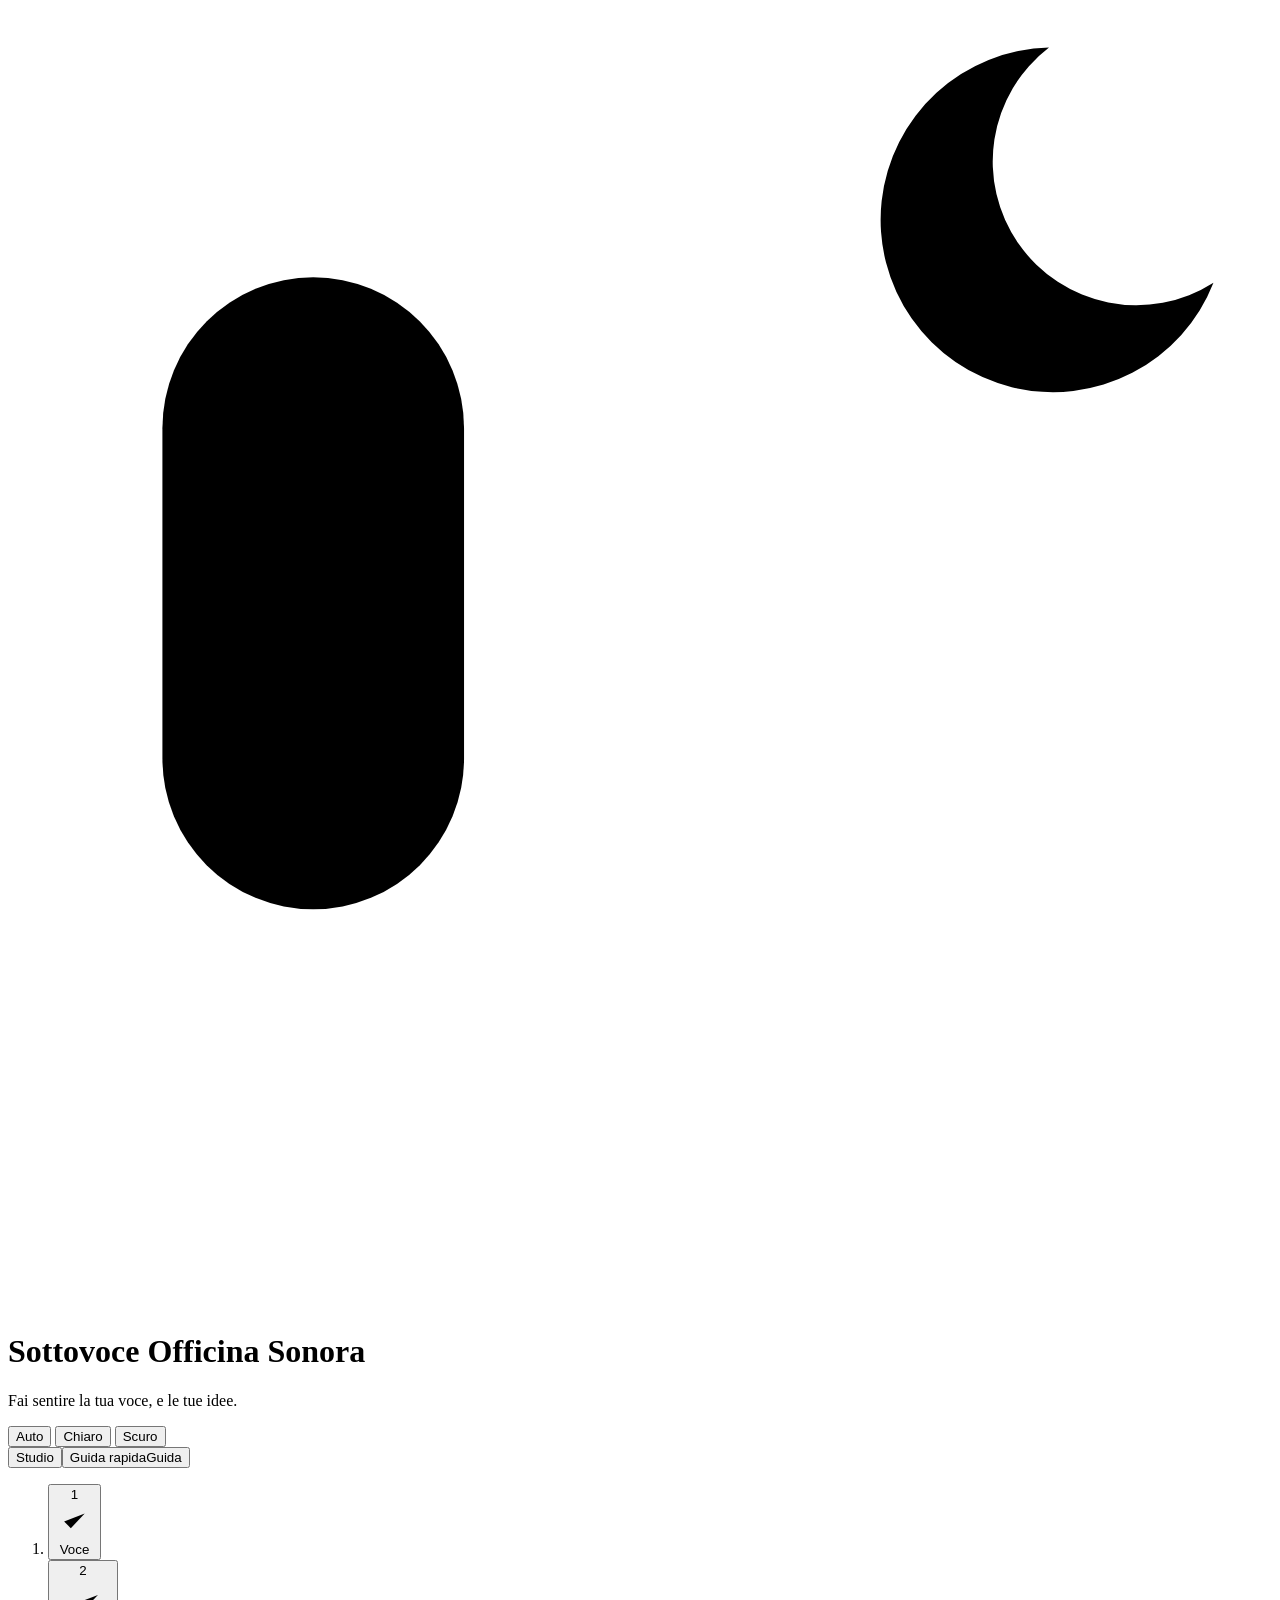
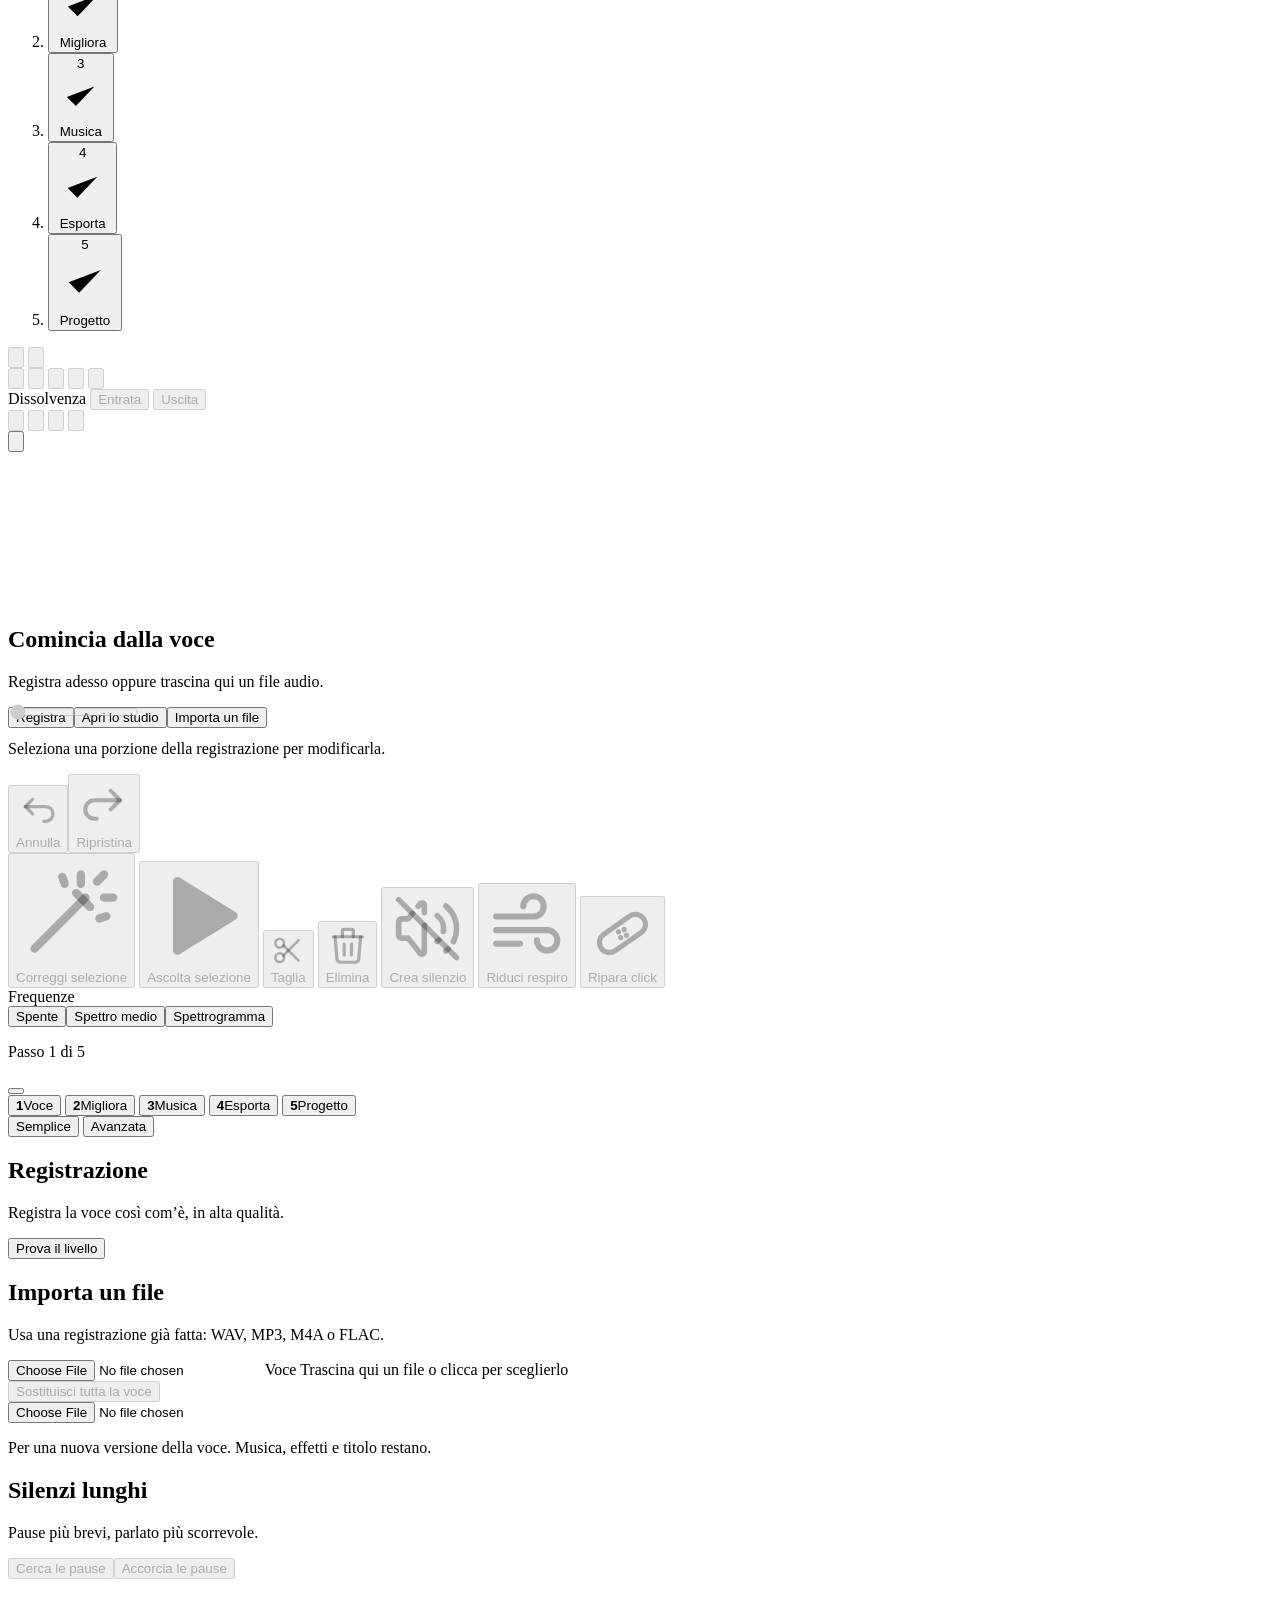
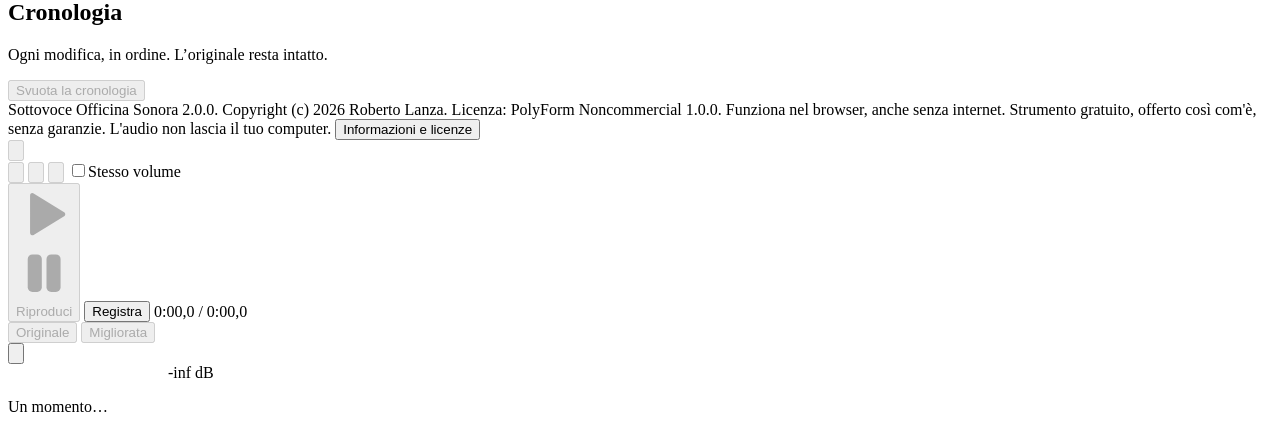
<file: src/index.html>
<!DOCTYPE html>
<html lang="it">
<head>
<meta charset="utf-8">
<meta name="viewport" content="width=device-width, initial-scale=1, viewport-fit=cover">
<title>Sottovoce Officina Sonora. Fai sentire la tua voce, e le tue idee.</title>
<link rel="icon" type="image/svg+xml" href="[data-uri]">
<meta name="author" content="Roberto Lanza">
<meta name="copyright" content="Copyright (c) 2026 Roberto Lanza. Licenza: PolyForm Noncommercial 1.0.0.">
<!--
  Sottovoce Officina Sonora: registra, monta e migliora la voce, con musica ed effetti.
  Ideato da Roberto Lanza. Copyright (c) 2026 Roberto Lanza. Licenza: PolyForm Noncommercial 1.0.0.
  Libero per uso personale, didattico e senza scopo di lucro; non è consentito l’uso commerciale. Fa fede il testo ufficiale
  della licenza, in inglese, nel blocco id="lic-polyform" e su https://polyformproject.org/licenses/noncommercial/1.0.0
  Componenti di terze parti, inclusi senza modifiche in blocchi separati:
  RNNoise (BSD-3-Clause) compilato in WebAssembly da @jitsi/rnnoise-wasm (Apache-2.0);
  lamejs 1.2.1 (LGPL-3.0), porting JavaScript di LAME. Vedi "Informazioni e licenze" nell’applicazione.
-->
<style>@@include css/caratteri.css@@@@include css/app.css@@</style>
</head>
<body>
<div class="app simple" id="app">
  <header class="masthead">
    <div class="brand">
      <svg class="logo" viewBox="84 72 352 362" aria-hidden="true" focusable="false"><g transform="translate(-21 39)">
  <rect x="148" y="108" width="84" height="176" rx="42" fill="var(--logo-a)"/>
  <path d="M124 226A66 66 0 0 0 256 226" fill="none" stroke="var(--logo-b)" stroke-width="28" stroke-linecap="round"/>
  <path d="M190 292V364M138 376H242" fill="none" stroke="var(--logo-b)" stroke-width="28" stroke-linecap="round"/>
  <path d="M283.5 141.0A108 108 0 0 1 283.5 249.0" fill="none" stroke="var(--logo-a)" stroke-width="28" stroke-linecap="round"/>
  <path d="M346.5 161.7A160 160 0 0 1 346.5 228.3" fill="none" stroke="var(--logo-a)" stroke-width="28" stroke-linecap="round"/>
  <path d="M394.9 44.0A48 48 0 1 0 440.7 109.5A40 40 0 0 1 394.9 44.0Z" fill="var(--logo-b)"/>
  </g></svg>
      <div>
        <h1>Sottovoce Officina Sonora</h1>
        <p class="slogan">Fai sentire la tua voce, e le tue idee.</p>
      </div>
    </div>
    <div class="look" aria-label="Aspetto dell’interfaccia">
      <p class="projbar" id="projBar" role="status" hidden><span id="projName"></span><span class="dirty" id="dirtyFlag" hidden>modifiche non salvate</span><button type="button" class="fileflag" id="fileFlag" hidden></button></p>
      <div class="tgroup" role="group" aria-label="Tema">
        <button class="tseg" data-theme-btn="auto" aria-pressed="true">Auto</button>
        <button class="tseg" data-theme-btn="light" aria-pressed="false">Chiaro</button>
        <button class="tseg" data-theme-btn="dark" aria-pressed="false">Scuro</button>
      </div>
      <button class="btn small studio-btn" id="btnStudio" type="button"><span class="recdot" aria-hidden="true"></span>Studio</button><button class="btn small" id="btnGuide" aria-label="Guida rapida"><span class="g-long">Guida rapida</span><span class="g-short" aria-hidden="true">Guida</span></button>
    </div>
  </header>

  <!-- barra del percorso: sempre visibile in alto, dice dove sei, cosa hai fatto e cosa viene dopo -->
  <nav class="stepper" id="stepper" aria-label="Percorso di lavoro">
    <ol>
      <li class="st" data-step="voce" data-state="upcoming"><button class="st-btn" type="button" data-go="rec"><span class="st-dot"><span class="st-n">1</span><svg class="st-chk" viewBox="0 0 16 16" aria-hidden="true"><path d="M3.5 8.4l2.9 2.9 6-6.3"/></svg></span><span class="st-l">Voce</span></button><span class="st-line" aria-hidden="true"><i></i></span></li>
      <li class="st" data-step="migliora" data-state="upcoming"><button class="st-btn" type="button" data-go="improve"><span class="st-dot"><span class="st-n">2</span><svg class="st-chk" viewBox="0 0 16 16" aria-hidden="true"><path d="M3.5 8.4l2.9 2.9 6-6.3"/></svg></span><span class="st-l">Migliora</span></button><span class="st-line" aria-hidden="true"><i></i></span></li>
      <li class="st" data-step="musica" data-state="upcoming"><button class="st-btn" type="button" data-go="tracks"><span class="st-dot"><span class="st-n">3</span><svg class="st-chk" viewBox="0 0 16 16" aria-hidden="true"><path d="M3.5 8.4l2.9 2.9 6-6.3"/></svg></span><span class="st-l">Musica</span></button><span class="st-line" aria-hidden="true"><i></i></span></li>
      <li class="st" data-step="esporta" data-state="upcoming"><button class="st-btn" type="button" data-go="export"><span class="st-dot"><span class="st-n">4</span><svg class="st-chk" viewBox="0 0 16 16" aria-hidden="true"><path d="M3.5 8.4l2.9 2.9 6-6.3"/></svg></span><span class="st-l">Esporta</span></button><span class="st-line" aria-hidden="true"><i></i></span></li>
      <li class="st" data-step="progetto" data-state="upcoming"><button class="st-btn" type="button" data-go="project"><span class="st-dot"><span class="st-n">5</span><svg class="st-chk" viewBox="0 0 16 16" aria-hidden="true"><path d="M3.5 8.4l2.9 2.9 6-6.3"/></svg></span><span class="st-l">Progetto</span></button></li>
    </ol>
  </nav>

  <div class="workspace">
  <section class="editor" aria-label="Montaggio">
    <div class="tools" role="toolbar" aria-label="Strumenti di montaggio">
      <div class="tgrp" role="group" aria-label="Cronologia">
        <button class="btn icon" id="tUndo" disabled aria-label="Annulla" data-k="⌘Z" data-kpc="Ctrl+Z"><svg class="ico" aria-hidden="true" focusable="false" xmlns="http://www.w3.org/2000/svg" viewBox="0 0 24 24" fill="none" stroke="currentColor" stroke-width="1.75" stroke-linecap="round" stroke-linejoin="round" >  <path d="M9 14l-4 -4l4 -4" /> <path d="M5 10h11a4 4 0 1 1 0 8h-1" /> </svg></button>
        <button class="btn icon" id="tRedo" disabled aria-label="Ripeti" data-k="⇧⌘Z" data-kpc="Ctrl+Y"><svg class="ico" aria-hidden="true" focusable="false" xmlns="http://www.w3.org/2000/svg" viewBox="0 0 24 24" fill="none" stroke="currentColor" stroke-width="1.75" stroke-linecap="round" stroke-linejoin="round" >  <path d="M15 14l4 -4l-4 -4" /> <path d="M19 10h-11a4 4 0 1 0 0 8h1" /> </svg></button>
      </div>
      <div class="tgrp" role="group" aria-label="Modifica">
        <button class="btn icon" id="tCut" disabled aria-label="Taglia" data-k="⌘X" data-kpc="Ctrl+X"><svg class="ico" aria-hidden="true" focusable="false" xmlns="http://www.w3.org/2000/svg" viewBox="0 0 24 24" fill="none" stroke="currentColor" stroke-width="1.75" stroke-linecap="round" stroke-linejoin="round" >  <path d="M3 7a3 3 0 1 0 6 0a3 3 0 1 0 -6 0" /> <path d="M3 17a3 3 0 1 0 6 0a3 3 0 1 0 -6 0" /> <path d="M8.6 8.6l10.4 10.4" /> <path d="M8.6 15.4l10.4 -10.4" /> </svg></button>
        <button class="btn icon" id="tCopy" disabled aria-label="Copia" data-k="⌘C" data-kpc="Ctrl+C"><svg class="ico" aria-hidden="true" focusable="false" xmlns="http://www.w3.org/2000/svg" viewBox="0 0 24 24" fill="none" stroke="currentColor" stroke-width="1.75" stroke-linecap="round" stroke-linejoin="round" >  <path d="M7 9.667a2.667 2.667 0 0 1 2.667 -2.667h8.666a2.667 2.667 0 0 1 2.667 2.667v8.666a2.667 2.667 0 0 1 -2.667 2.667h-8.666a2.667 2.667 0 0 1 -2.667 -2.667l0 -8.666" /> <path d="M4.012 16.737a2.005 2.005 0 0 1 -1.012 -1.737v-10c0 -1.1 .9 -2 2 -2h10c.75 0 1.158 .385 1.5 1" /> </svg></button>
        <button class="btn icon" id="tPaste" disabled aria-label="Incolla" data-k="⌘V" data-kpc="Ctrl+V"><svg class="ico" aria-hidden="true" focusable="false" xmlns="http://www.w3.org/2000/svg" viewBox="0 0 24 24" fill="none" stroke="currentColor" stroke-width="1.75" stroke-linecap="round" stroke-linejoin="round" >  <path d="M9 5h-2a2 2 0 0 0 -2 2v12a2 2 0 0 0 2 2h10a2 2 0 0 0 2 -2v-12a2 2 0 0 0 -2 -2h-2" /> <path d="M9 5a2 2 0 0 1 2 -2h2a2 2 0 0 1 2 2a2 2 0 0 1 -2 2h-2a2 2 0 0 1 -2 -2" /> </svg></button>
        <button class="btn icon" id="tDel" disabled aria-label="Elimina" data-k="⌫" data-kpc="Canc"><svg class="ico" aria-hidden="true" focusable="false" xmlns="http://www.w3.org/2000/svg" viewBox="0 0 24 24" fill="none" stroke="currentColor" stroke-width="1.75" stroke-linecap="round" stroke-linejoin="round" >  <path d="M4 7l16 0" /> <path d="M10 11l0 6" /> <path d="M14 11l0 6" /> <path d="M5 7l1 12a2 2 0 0 0 2 2h8a2 2 0 0 0 2 -2l1 -12" /> <path d="M9 7v-3a1 1 0 0 1 1 -1h4a1 1 0 0 1 1 1v3" /> </svg></button>
        <button class="btn icon" id="tSil" disabled aria-label="Silenzio" data-k="⌘L" data-kpc="Ctrl+L"><svg class="ico" aria-hidden="true" focusable="false" xmlns="http://www.w3.org/2000/svg" viewBox="0 0 24 24" fill="none" stroke="currentColor" stroke-width="1.75" stroke-linecap="round" stroke-linejoin="round" >  <path d="M15 8a5 5 0 0 1 1.912 4.934m-1.377 2.602a5 5 0 0 1 -.535 .464" /> <path d="M17.7 5a9 9 0 0 1 2.362 11.086m-1.676 2.299a9 9 0 0 1 -.686 .615" /> <path d="M9.069 5.054l.431 -.554a.8 .8 0 0 1 1.5 .5v2m0 4v8a.8 .8 0 0 1 -1.5 .5l-3.5 -4.5h-2a1 1 0 0 1 -1 -1v-4a1 1 0 0 1 1 -1h2l1.294 -1.664" /> <path d="M3 3l18 18" /> </svg></button>
      </div>
      <div class="tgrp fade" role="group" aria-label="Dissolvenza">
        <span class="tlab">Dissolvenza</span>
        <button class="btn" id="tFadeIn" disabled aria-label="Dissolvenza in entrata">Entrata</button>
        <button class="btn" id="tFadeOut" disabled aria-label="Dissolvenza in uscita">Uscita</button>
      </div>
      <span class="grow"></span>
      <div class="tgrp" role="group" aria-label="Zoom">
        <button class="btn icon" id="zOut" disabled aria-label="Riduci" data-k="−"><svg class="ico" aria-hidden="true" focusable="false" xmlns="http://www.w3.org/2000/svg" viewBox="0 0 24 24" fill="none" stroke="currentColor" stroke-width="1.75" stroke-linecap="round" stroke-linejoin="round" >  <path d="M3 10a7 7 0 1 0 14 0a7 7 0 1 0 -14 0" /> <path d="M7 10l6 0" /> <path d="M21 21l-6 -6" /> </svg></button>
        <button class="btn icon" id="zIn" disabled aria-label="Ingrandisci" data-k="+"><svg class="ico" aria-hidden="true" focusable="false" xmlns="http://www.w3.org/2000/svg" viewBox="0 0 24 24" fill="none" stroke="currentColor" stroke-width="1.75" stroke-linecap="round" stroke-linejoin="round" >  <path d="M3 10a7 7 0 1 0 14 0a7 7 0 1 0 -14 0" /> <path d="M7 10l6 0" /> <path d="M10 7l0 6" /> <path d="M21 21l-6 -6" /> </svg></button>
        <button class="btn icon" id="zSel" disabled aria-label="Zoom sulla selezione"><svg class="ico" aria-hidden="true" focusable="false" xmlns="http://www.w3.org/2000/svg" viewBox="0 0 24 24" fill="none" stroke="currentColor" stroke-width="1.75" stroke-linecap="round" stroke-linejoin="round" >  <path d="M9 12a3 3 0 1 0 6 0a3 3 0 0 0 -6 0" /> <path d="M17 17l-2.5 -2.5" /> <path d="M10 4l2 -2l2 2" /> <path d="M20 10l2 2l-2 2" /> <path d="M4 10l-2 2l2 2" /> <path d="M10 20l2 2l2 -2" /> </svg></button>
        <button class="btn icon" id="zFit" disabled aria-label="Vista intera"><svg class="ico" aria-hidden="true" focusable="false" xmlns="http://www.w3.org/2000/svg" viewBox="0 0 24 24" fill="none" stroke="currentColor" stroke-width="1.75" stroke-linecap="round" stroke-linejoin="round" >  <path d="M7 8l-4 4l4 4" /> <path d="M17 8l4 4l-4 4" /> <path d="M3 12l18 0" /> </svg></button>
      </div>
      <div class="more">
        <button class="btn icon" id="btnMore" aria-label="Altro" aria-haspopup="true" aria-expanded="false" aria-controls="morePanel"><svg class="ico" aria-hidden="true" focusable="false" xmlns="http://www.w3.org/2000/svg" viewBox="0 0 24 24" fill="none" stroke="currentColor" stroke-width="1.75" stroke-linecap="round" stroke-linejoin="round" >  <path d="M4 12a1 1 0 1 0 2 0a1 1 0 1 0 -2 0" /> <path d="M11 12a1 1 0 1 0 2 0a1 1 0 1 0 -2 0" /> <path d="M18 12a1 1 0 1 0 2 0a1 1 0 1 0 -2 0" /> </svg></button>
        <div class="more-panel" id="morePanel" role="group" aria-label="Altre funzioni" hidden>
          <button class="btn" id="tAll" disabled>Seleziona tutto <span class="k" data-pc="Ctrl+A">⌘A</span></button>
          <button class="btn" id="tNone" disabled>Togli la selezione <span class="k">esc</span></button>
          <label class="lab more-row">Altezza della forma d’onda <select id="vzoom" aria-label="Altezza della forma d’onda">
            <option value="0">Automatica</option><option value="1">× 1</option><option value="2">× 2</option><option value="4">× 4</option><option value="8">× 8</option><option value="16">× 16</option>
          </select></label>
          <button class="btn" id="btnBlind" disabled>Ascolto alla cieca</button>
          <button class="btn" id="btnWelcome">Primi passi</button>
        </div>
      </div>
    </div>
    <div class="timeline" id="wrap" style="height:250px">
      <canvas id="cvBase" aria-hidden="true"></canvas>
      <canvas id="cvTop" tabindex="0" role="slider" aria-label="Forma d’onda. Frecce per spostare il cursore, Maiusc e frecce per selezionare. Trascinando la riga dei tempi in alto si sposta il cursore." aria-valuemin="0" aria-valuemax="0" aria-valuenow="0"></canvas>
      <div class="empty-hint" id="emptyHint">
        <h2>Comincia dalla voce</h2>
        <p>Registra adesso oppure trascina qui un file audio.</p>
        <div class="btnrow"><button class="btn rec-fill" id="emptyRec" type="button"><span class="recdot" aria-hidden="true"></span>Registra</button><button class="btn" id="emptyStudio" type="button">Apri lo studio</button><button class="btn" id="emptyImport" type="button">Importa un file</button></div>
      </div>
    </div>
    <input type="range" id="hscroll" class="vscroll" min="0" max="1000" value="0" aria-label="Scorri la forma d’onda" disabled>
    <div class="editbar" id="editBar" role="toolbar" aria-label="Modifica della selezione">
      <div class="eb-top"><p class="eb-state" id="ebState" aria-live="polite">Seleziona una porzione della registrazione per modificarla.</p>
        <div class="eb-undo"><button class="btn" id="ebUndo" type="button" disabled><svg class="ico" aria-hidden="true" focusable="false" xmlns="http://www.w3.org/2000/svg" viewBox="0 0 24 24" fill="none" stroke="currentColor" stroke-width="1.75" stroke-linecap="round" stroke-linejoin="round" >  <path d="M9 14l-4 -4l4 -4" /> <path d="M5 10h11a4 4 0 1 1 0 8h-1" /> </svg><span>Annulla</span></button><button class="btn" id="ebRedo" type="button" disabled><svg class="ico" aria-hidden="true" focusable="false" xmlns="http://www.w3.org/2000/svg" viewBox="0 0 24 24" fill="none" stroke="currentColor" stroke-width="1.75" stroke-linecap="round" stroke-linejoin="round" >  <path d="M15 14l4 -4l-4 -4" /> <path d="M19 10h-11a4 4 0 1 0 0 8h1" /> </svg><span>Ripristina</span></button></div></div>
      <div class="eb-tools" id="ebTools">
        <button class="btn eb-main" id="ebFix" type="button" disabled><svg class="ico" viewBox="0 0 24 24" aria-hidden="true" focusable="false" fill="none" stroke="currentColor" stroke-width="1.8" stroke-linecap="round" stroke-linejoin="round"><path d="M4 20l11-11M14 4v2M19 9h2M17.5 5.5l1.5-1.5M10 4.5l.5 1.5M19.5 13l-1.5.5"/><path d="M13 8l3 3"/></svg><span>Correggi selezione</span></button>
        <button class="btn" id="ebPlay" type="button" disabled><svg class="ico" aria-hidden="true" focusable="false" xmlns="http://www.w3.org/2000/svg" viewBox="0 0 24 24" fill="currentColor" >  <path d="M6 4v16a1 1 0 0 0 1.524 .852l13 -8a1 1 0 0 0 0 -1.704l-13 -8a1 1 0 0 0 -1.524 .852z" /> </svg><span>Ascolta selezione</span></button>
        <button class="btn" id="ebCut" type="button" disabled><svg class="ico" aria-hidden="true" focusable="false" xmlns="http://www.w3.org/2000/svg" viewBox="0 0 24 24" fill="none" stroke="currentColor" stroke-width="1.75" stroke-linecap="round" stroke-linejoin="round" >  <path d="M3 7a3 3 0 1 0 6 0a3 3 0 1 0 -6 0" /> <path d="M3 17a3 3 0 1 0 6 0a3 3 0 1 0 -6 0" /> <path d="M8.6 8.6l10.4 10.4" /> <path d="M8.6 15.4l10.4 -10.4" /> </svg><span>Taglia</span></button>
        <button class="btn" id="ebDel" type="button" disabled><svg class="ico" aria-hidden="true" focusable="false" xmlns="http://www.w3.org/2000/svg" viewBox="0 0 24 24" fill="none" stroke="currentColor" stroke-width="1.75" stroke-linecap="round" stroke-linejoin="round" >  <path d="M4 7l16 0" /> <path d="M10 11l0 6" /> <path d="M14 11l0 6" /> <path d="M5 7l1 12a2 2 0 0 0 2 2h8a2 2 0 0 0 2 -2l1 -12" /> <path d="M9 7v-3a1 1 0 0 1 1 -1h4a1 1 0 0 1 1 1v3" /> </svg><span>Elimina</span></button>
        <button class="btn" id="ebSil" type="button" disabled><svg class="ico" aria-hidden="true" focusable="false" xmlns="http://www.w3.org/2000/svg" viewBox="0 0 24 24" fill="none" stroke="currentColor" stroke-width="1.75" stroke-linecap="round" stroke-linejoin="round" >  <path d="M15 8a5 5 0 0 1 1.912 4.934m-1.377 2.602a5 5 0 0 1 -.535 .464" /> <path d="M17.7 5a9 9 0 0 1 2.362 11.086m-1.676 2.299a9 9 0 0 1 -.686 .615" /> <path d="M9.069 5.054l.431 -.554a.8 .8 0 0 1 1.5 .5v2m0 4v8a.8 .8 0 0 1 -1.5 .5l-3.5 -4.5h-2a1 1 0 0 1 -1 -1v-4a1 1 0 0 1 1 -1h2l1.294 -1.664" /> <path d="M3 3l18 18" /> </svg><span>Crea silenzio</span></button>
        <button class="btn" id="ebBreath" type="button" disabled><svg class="ico" viewBox="0 0 24 24" aria-hidden="true" focusable="false" fill="none" stroke="currentColor" stroke-width="1.8" stroke-linecap="round" stroke-linejoin="round"><path d="M3 9h11a3 3 0 1 0-3-3M3 13h15a3 3 0 1 1-3 3M3 17h7"/></svg><span>Riduci respiro</span></button>
        <button class="btn" id="ebClick" type="button" disabled><svg class="ico" viewBox="0 0 24 24" aria-hidden="true" focusable="false" fill="none" stroke="currentColor" stroke-width="1.8" stroke-linecap="round" stroke-linejoin="round"><rect x="3" y="8.5" width="18" height="7" rx="3.5" transform="rotate(-35 12 12)"/><path d="M10.6 11.4h.01M13.4 12.6h.01M11.4 13.4h.01M12.6 10.6h.01"/></svg><span>Ripara click</span></button>
      </div>
      <div class="eb-report" id="ebReport" aria-live="polite" hidden></div>
    </div>
    <div class="lanes-info">
      <div id="selInfo" aria-live="polite"></div>
      <div class="legend" id="legend"></div>
    </div>
    <div class="specbar"><span class="specbar-l">Frequenze</span><div class="specsel" role="group" aria-label="Vista in frequenza">
      <button class="seg" type="button" data-spec="off" aria-pressed="true">Spente</button><button class="seg" type="button" data-spec="mean" aria-pressed="false">Spettro medio</button><button class="seg" type="button" data-spec="gram" aria-pressed="false">Spettrogramma</button></div></div>
    <div class="spec" id="specBox" hidden>
      <div class="specwrap"><canvas id="cvSpec" role="img" aria-label="Vista in frequenza della voce, originale e migliorata a confronto"></canvas></div>
      <p class="note" id="specNote"></p>
    </div>
  </section>

  <aside class="side" aria-label="Schede di lavoro">
  <section class="nextstep" id="nextStep" aria-labelledby="nsKicker" aria-live="polite">
    <p class="ns-kicker" id="nsKicker">Passo 1 di 5</p>
    <p class="ns-text" id="nsText"></p>
    <div class="ns-actions"><button class="btn primary" id="nsMain" type="button"></button><button class="linkbtn" id="nsAlt" type="button" hidden></button></div>
  </section>
  <nav class="tabs" aria-label="Livello dei controlli">
    <button class="tab" role="tab" id="tab-rec" aria-controls="pane-rec" data-tab="rec" aria-selected="true"><b>1</b>Voce</button>
    <button class="tab" role="tab" id="tab-improve" aria-controls="pane-improve" data-tab="improve" aria-selected="false"><b>2</b>Migliora</button>
    <button class="tab" role="tab" id="tab-tracks" aria-controls="pane-tracks" data-tab="tracks" aria-selected="false"><b>3</b>Musica</button>
    <button class="tab" role="tab" id="tab-export" aria-controls="pane-export" data-tab="export" aria-selected="false"><b>4</b>Esporta</button>
    <button class="tab" role="tab" id="tab-project" aria-controls="pane-project" data-tab="project" aria-selected="false"><b>5</b>Progetto</button>
    <div class="mode" role="group" aria-label="Livello dei controlli">
      <button class="seg" data-mode="simple" aria-pressed="true">Semplice</button>
      <button class="seg" data-mode="adv" aria-pressed="false">Avanzata</button>
    </div>
  </nav>

  <section class="pane" id="pane-rec" role="tabpanel" aria-labelledby="tab-rec">
    <div class="panels">
      <article class="panel rec" id="pRec"><h2 data-info="Il programma registra in alta qualità, senza compressione (48 kHz), e spegne i filtri automatici del browser: niente cancellazione dell’eco, riduzione del rumore o volume automatico. La voce arriva come la sente il microfono, e la migliori tu dopo.">Registrazione</h2>
        <p class="desc">Registra la voce così com’è, in alta qualità.</p>
        <div class="body"></div>
        <div class="btnrow"><button class="btn" id="btnMonitor">Prova il livello</button></div>
        <p class="status" id="recStatus" role="status"></p>
      </article>
      <article class="panel voice" id="pImport"><h2>Importa un file</h2>
        <p class="desc">Usa una registrazione già fatta: WAV, MP3, M4A o FLAC.</p>
        <label class="slot" id="slotVoice" style="--c:var(--voice)">
          <input class="vh" type="file" accept="audio/*,video/*" id="fileVoice">
          <span class="slot-title">Voce</span>
          <span class="slot-name" id="nameVoice">Trascina qui un file o clicca per sceglierlo</span>
        </label>
        <div class="btnrow"><button class="btn" id="btnReplaceVoice" disabled>Sostituisci tutta la voce</button></div>
        <input class="vh" type="file" accept="audio/*,video/*" id="fileReplace" tabindex="-1" aria-hidden="true">
        <p class="note">Per una nuova versione della voce. Musica, effetti e titolo restano.</p>
        <div class="body"></div>
      </article>
      <article class="panel neutral" id="pSil"><h2 data-info="Una pausa è un tratto senza voce per RNNoise e con un livello basso: servono tutte e due le condizioni, così il taglio non entra mai in una parola. Di ogni pausa lunga si tiene l’inizio e la fine e si toglie il centro, con la dissolvenza sui tagli. Gli effetti restano nel punto in cui sono.">Silenzi lunghi</h2>
        <p class="desc">Pause più brevi, parlato più scorrevole.</p>
        <div class="body"></div>
        <div class="btnrow"><button class="btn" id="btnSilFind" disabled>Cerca le pause</button><button class="btn primary" id="btnSilApply" disabled>Accorcia le pause</button></div>
        <p class="status" id="silStatus" role="status"></p>
      </article>
      <article class="panel neutral" id="pHist"><h2 data-info="Le modifiche si applicano in ordine quando ascolti ed esporti. Il file originale non viene mai toccato, quindi ogni passo si può annullare.">Cronologia</h2>
        <p class="desc">Ogni modifica, in ordine. L’originale resta intatto.</p>
        <ol class="list" id="histList"></ol>
        <div class="btnrow"><button class="btn" id="btnClearHist" disabled>Svuota la cronologia</button></div>
      </article>
    </div>
  </section>

  <section class="pane" id="pane-improve" role="tabpanel" aria-labelledby="tab-improve" hidden>
    <!-- miglioramento in un clic: analisi, riepilogo in parole semplici, poi "Applica tutti i suggerimenti" -->
    <section class="assist" id="assist" aria-labelledby="assistT">
      <h2 id="assistT" class="assist-h">Migliora la voce in un clic</h2>
      <p class="assist-lead">Sottovoce analizza la registrazione e la prepara da sola per il tuo podcast: rumore, volume e chiarezza della voce.</p>
      <button class="btn cta" id="btnPodcast" type="button" disabled><svg class="ico" viewBox="0 0 24 24" aria-hidden="true" focusable="false" fill="none" stroke="currentColor" stroke-width="1.8" stroke-linecap="round"><rect x="9" y="2.5" width="6" height="11" rx="3"/><path d="M5.5 11a6.5 6.5 0 0 0 13 0M12 17.5v4M8.5 21.5h7"/></svg><span>Modalità Podcast</span></button>
      <p class="assist-alt">Preferisci decidere tu? <button class="linkbtn" id="btnPropose" type="button" disabled>Analizza e proponi</button> mostra i suggerimenti prima di applicarli.</p>
      <p class="note assist-refined">La voce è segnata come già rifinita: la Modalità Podcast prepara solo il volume per la pubblicazione.</p>
      <div class="assist-prog" id="assistProg" role="progressbar" aria-labelledby="assistMsg" aria-valuemin="0" aria-valuemax="100" aria-valuenow="0" hidden>
        <div class="assist-track"><i id="assistBar"></i></div>
        <p class="assist-msg" id="assistMsg" aria-live="polite"></p>
      </div>
      <div class="assist-report" id="proposeBox" aria-live="polite" hidden></div>
    </section>
    <!-- tutto il resto, per chi vuole regolare a mano -->
    <section class="adv-group" id="advGroup" aria-labelledby="advToggle">
      <button class="adv-toggle" id="advToggle" type="button" aria-expanded="false" aria-controls="advBody"><span>Regolazioni avanzate</span><i aria-hidden="true"></i></button>
      <p class="note adv-sub">Stile della voce, volume, pulizia, timbro, dinamica e misure, per chi vuole regolare a mano.</p>
      <div class="pc-wrap" id="advBody"><div class="pc-inner">
    <div class="styles" id="voiceStyles"></div>
    <div class="applybar"><button class="btn" id="btnApply" disabled>Applica i miglioramenti</button><span id="applyStatus" class="status" role="status"></span></div>
    <div class="panels">
      <article class="panel voice" id="pLevel"><h2 data-info="Il LUFS misura il volume come lo sente l’orecchio, secondo la norma BS.1770, con lo stesso criterio di Sottovoce: una voce mono conta come due canali. Le registrazioni originali non cambiano.">Volume della voce</h2>
        <p class="desc">La voce sempre allo stesso volume, misurato in LUFS.</p>
        <div class="body"></div>
        <p class="status" id="levelStatus" role="status"></p>
      </article>
      <article class="panel voice" id="pNR"><h2 data-info="La pulizia usa RNNoise, un modello di intelligenza artificiale scelto con l’ascolto alla cieca. Toglie il rumore di fondo; per il rimbombo della stanza c’è il cursore “Riduci l’eco della stanza”.">Pulizia del rumore</h2>
        <p class="desc">Attenua i rumori di fondo: fruscio, ventole, ronzio, rimbombo.</p>
        <div class="body"></div>
      </article>
      <article class="panel voice" id="pTone"><h2 data-info="Il timbro è il carattere della voce. Ogni cursore agisce su una zona di suoni, dai gravi agli acuti, indicata tra parentesi. Bastano piccoli ritocchi, da 1 a 3 dB.">Timbro</h2>
        <p class="desc">Modifica il carattere della voce: più chiara, calda o morbida.</p>
        <div class="body"></div>
      </article>
      <article class="panel voice" id="pDeess"><h2 data-info="Il de-esser abbassa solo le sibilanti, cioè “s”, “z” e “sc”, nell’istante in cui compaiono. Il resto della voce non cambia.">De-esser</h2>
        <p class="desc">Rende meno fastidiose le “s” troppo forti.</p>
        <div class="body"></div>
      </article>
      <article class="panel voice" id="pMouth"><h2>Respiri e click</h2>
        <p class="desc">Respiri più discreti e niente schiocchi di bocca.</p>
        <div class="body"></div>
      </article>
      <article class="panel voice" id="pDyn"><h2 data-info="La dinamica è la differenza tra parti forti e deboli. Il livellatore pareggia le frasi, il compressore i suoni dentro le frasi, il gate abbassa il rumore nelle pause.">Dinamica</h2>
        <p class="desc">Rende la voce più uniforme, senza sbalzi di volume.</p>
        <div class="body"></div>
      </article>
      <article class="panel neutral" id="pDiag"><h2>Misure della voce</h2>
        <p class="desc">Come sta la voce, prima e dopo, in numeri.</p>
        <div id="diagBody"><p class="status">Registra o importa la voce per vedere le misure.</p></div>
      </article>
    </div>
      </div></div>
    </section>
  </section>

  <section class="pane" id="pane-tracks" role="tabpanel" aria-labelledby="tab-tracks" hidden>
    <div class="styles" id="musicStyles"></div>
    <div class="styles" id="duckReact"></div>
    <div class="panels">
      <article class="panel sigla" id="pSigla"><h2 data-info="La sigla suona all’inizio e la voce parte dopo; la chiusura suona alla fine, dopo la coda della musica, e si sposta da sola se la voce cambia lunghezza. Il volume si regola da solo al livello della voce.">Sigla e chiusura</h2>
        <p class="desc">Suonano prima e dopo l’episodio, sempre al loro posto.</p>
        <label class="slot" id="slotSig" style="--c:var(--fx3)">
          <input class="vh" type="file" accept="audio/*,video/*" id="fileSig">
          <span class="slot-title">Sigla</span>
          <span class="slot-name" id="nameSig">Trascina qui un file o clicca per sceglierlo</span>
        </label>
        <label class="slot" id="slotEnd" style="--c:var(--fx3)">
          <input class="vh" type="file" accept="audio/*,video/*" id="fileEnd">
          <span class="slot-title">Chiusura</span>
          <span class="slot-name" id="nameEnd">Trascina qui un file o clicca per sceglierlo</span>
        </label>
        <p class="status" id="siglaStatus"></p>
        <div class="btnrow"><button class="btn" id="btnSigRemove" disabled>Togli la sigla</button><button class="btn" id="btnEndRemove" disabled>Togli la chiusura</button></div>
      </article>
      <article class="panel music" id="pMusic"><h2>Musica</h2>
        <p class="desc">Il sottofondo musicale, al volume giusto da solo.</p>
        <label class="slot" id="slotMusic" style="--c:var(--music)">
          <input class="vh" type="file" accept="audio/*,video/*" id="fileMusic">
          <span class="slot-title">Musica</span>
          <span class="slot-name" id="nameMusic">Trascina qui un file o clicca per sceglierlo</span>
        </label>
        <div class="body"></div>
        <p class="status" id="musicStatus"></p>
        <div class="btnrow"><button class="btn" id="btnMusicRemove" disabled>Togli la musica</button></div>
      </article>
      <article class="panel duck" id="pDuck"><h2 data-info="Funziona come in Sottovoce: la musica si abbassa da sola quando parli e risale nelle pause. La soglia che riconosce la voce si regola da sola.">Ducking automatico</h2>
        <p class="desc">La musica scende quando parli e risale nelle pause.</p>
        <figure class="duckviz"><svg id="duckViz" viewBox="0 0 380 124" role="img" aria-label="Schema: la linea del volume della musica scende durante le due frasi della voce e risale nella pausa"></svg>
          <figcaption class="note">Illustrazione del comportamento su due frasi, non l’anteprima esatta del mix.</figcaption></figure>
        <div class="body"></div>
      </article>
      <article class="panel fx" id="pFx"><h2>Effetti</h2>
        <p class="desc">Suoni brevi come un gong, da trascinare dove servono.</p>
        <label class="slot" id="slotFx" style="--c:var(--fx)">
          <input class="vh" type="file" accept="audio/*,video/*" id="fileFx">
          <span class="slot-title">Effetto</span>
          <span class="slot-name">Trascina qui un file o clicca: va nel punto del cursore</span>
        </label>
        <ul class="list" id="fxList" aria-label="Effetti inseriti"></ul>
        <div class="fxedit" id="fxEdit" aria-label="Effetto selezionato"></div>
      </article>
    </div>
  </section>

  <section class="pane" id="pane-export" role="tabpanel" aria-labelledby="tab-export" hidden>
    <div class="panels">
      <article class="panel neutral" id="pExport"><h2 data-info="Il file usa le stesse regolazioni dell’ascolto. Il volume viene portato all’obiettivo in LUFS e un limitatore impedisce che i picchi distorcano.">Uscita</h2>
        <p class="desc">Il file finale suona come l’ascolto, al volume giusto.</p>
        <div class="loud" id="loudMeter">
          <div class="loud-h"><span id="loudT">Volume finale</span><b id="loudV"></b></div>
          <div class="loud-bar" id="loudBar" role="img">
            <span class="loud-zone" aria-hidden="true"></span>
            <span class="loud-mark" id="loudSet" aria-hidden="true"></span>
            <span class="loud-mark last" id="loudLast" aria-hidden="true" hidden></span>
          </div>
          <div class="loud-scale" aria-hidden="true"><span>-24</span><span>-20</span><span>-16</span><span>-12 LUFS</span></div>
          <p class="loud-note" id="loudNote"></p>
          <p class="loud-note" id="loudLastNote" hidden></p>
        </div>
        <div class="body"></div>
        <div class="export-warn" id="exportWarn" role="status" hidden></div>
        <div class="btnrow"><button class="btn primary" id="btnExport" disabled>Esporta</button><button class="btn" id="btnStems" disabled>Tracce separate</button></div>
        <p class="status" id="exportStatus" role="status"></p>
      </article>
      <article class="panel neutral" id="pMeta"><h2 data-info="Nell’MP3 vanno tutti i dati e la copertina. Nel WAV solo titolo, autore e commento.">Titolo, autore e copertina</h2>
        <p class="desc">Li mostrano le app dei podcast e i lettori musicali.</p>
        <div class="body"></div>
        <div class="cover"><div class="ph" id="coverPh">Nessuna copertina</div><img id="coverImg" alt="Copertina scelta" hidden>
          <div class="btnrow" style="margin:0"><button class="btn" id="btnCover">Scegli l’immagine</button><button class="btn" id="btnCoverDel" hidden>Togli</button></div>
          <input class="vh" type="file" accept="image/*" id="fileCover" tabindex="-1" aria-hidden="true"></div>
        <p class="note">Meglio un’immagine quadrata. Viene ridotta a 1400 × 1400 pixel.</p>
      </article>
      <article class="panel neutral" id="pReport"><h2>Ultima esportazione</h2>
        <p class="desc">Le misure del file appena creato.</p>
        <div id="reportBody"><p class="status">Ancora nessuna esportazione.</p></div>
      </article>
    </div>
  </section>

  <section class="pane" id="pane-project" role="tabpanel" aria-labelledby="tab-project" hidden>
    <div class="panels">
      <article class="panel neutral" id="pProject"><h2 data-info="“Salva il progetto” crea un file con gli originali e l’elenco delle modifiche. Si riapre anche con una versione nuova del programma o su un altro computer.">Progetto</h2>
        <p class="desc" id="projLead">Il lavoro si salva da solo in questo browser.</p>
        <div class="btnrow"><button class="btn primary" id="btnSaveProj" disabled>Salva il progetto</button><button class="btn" id="btnSaveAs" hidden>Salva con un altro nome</button><button class="btn" id="btnOpenProj">Apri un progetto</button><button class="btn" id="btnNewProj">Nuovo progetto</button></div>
        <input class="vh" type="file" accept=".sottovoce,.zip,application/zip" id="fileProj" tabindex="-1" aria-hidden="true">
        <p class="status" id="projStatus" role="status"></p>
      </article>
      <article class="panel neutral" id="pSerie"><h2 data-info="Un modello conserva sigla, chiusura, musica, tutte le regolazioni, autore, nome della serie, anno e copertina. Ogni nuovo episodio parte con tutto al suo posto e con il numero dell’episodio successivo. I modelli restano in questo browser; con “Scarica” li porti su un altro computer.">Modelli di serie</h2>
        <p class="desc">Ogni episodio nuovo parte già pronto: porti solo la voce.</p>
        <ul class="serie-list" id="serieList" aria-label="Modelli di serie"></ul>
        <div class="serie-new"><label for="serieName">Salva questo progetto come modello</label>
          <div class="serie-row"><input type="text" id="serieName" maxlength="80" placeholder="Nome della serie"><button class="btn" id="btnSerieSave">Salva come modello</button></div></div>
        <div class="btnrow"><button class="btn" id="btnSerieImport">Aggiungi un modello da file</button></div>
        <input class="vh" type="file" accept=".serie,.zip,application/zip" id="fileSerie" tabindex="-1" aria-hidden="true">
        <p class="status" id="serieStatus" role="status"></p>
      </article>
      <article class="panel neutral" id="pPreset"><h2>Preset</h2>
        <p class="desc">Salva le tue regolazioni e richiamale con un clic.</p>
        <div class="body"></div>
      </article>
    </div>
  </section>

  </aside>
  </div>

  <footer class="foot">
    <span>Sottovoce Officina Sonora 2.0.0. Copyright (c) 2026 Roberto Lanza. Licenza: PolyForm Noncommercial 1.0.0.</span>
    <span>Funziona nel browser, anche senza internet. Strumento gratuito, offerto così com'è, senza garanzie. L'audio non lascia il tuo computer.</span>
    <button class="linkbtn" id="btnInfo">Informazioni e licenze</button>
  </footer>
</div>

<div class="transport" id="transport" role="region" aria-label="Ascolto e registrazione">
  <div class="transport-in">
    <div class="tp-nav" role="group" aria-label="Spostati nella registrazione">
      <button class="btn icon" id="btnHome" disabled aria-label="Vai all’inizio" data-k="Home"><svg class="ico" aria-hidden="true" focusable="false" xmlns="http://www.w3.org/2000/svg" viewBox="0 0 24 24" fill="none" stroke="currentColor" stroke-width="1.75" stroke-linecap="round" stroke-linejoin="round" >  <path d="M20 5v14l-12 -7l12 -7" /> <path d="M4 5l0 14" /> </svg></button>
      <div class="tp-extra" id="tpExtra">
        <button class="btn icon" id="btnBack" disabled aria-label="Indietro di 5 secondi" data-k="←"><svg class="ico" aria-hidden="true" focusable="false" xmlns="http://www.w3.org/2000/svg" viewBox="0 0 24 24" fill="none" stroke="currentColor" stroke-width="1.75" stroke-linecap="round" stroke-linejoin="round" >  <path d="M15 18a6 6 0 1 0 0 -12h-11" /> <path d="M7 9l-3 -3l3 -3" /> <path d="M8 20h2a1 1 0 0 0 1 -1v-1a1 1 0 0 0 -1 -1h-2v-3h3" /> </svg></button>
        <button class="btn icon" id="btnFwd" disabled aria-label="Avanti di 5 secondi" data-k="→"><svg class="ico" aria-hidden="true" focusable="false" xmlns="http://www.w3.org/2000/svg" viewBox="0 0 24 24" fill="none" stroke="currentColor" stroke-width="1.75" stroke-linecap="round" stroke-linejoin="round" >  <path d="M9 18a6 6 0 1 1 0 -12h11" /> <path d="M13 20h2a1 1 0 0 0 1 -1v-1a1 1 0 0 0 -1 -1h-2v-3h3" /> <path d="M17 9l3 -3l-3 -3" /> </svg></button>
        <button class="btn icon" id="btnEnd" disabled aria-label="Vai alla fine" data-k="Fine"><svg class="ico" aria-hidden="true" focusable="false" xmlns="http://www.w3.org/2000/svg" viewBox="0 0 24 24" fill="none" stroke="currentColor" stroke-width="1.75" stroke-linecap="round" stroke-linejoin="round" >  <path d="M4 5v14l12 -7l-12 -7" /> <path d="M20 5l0 14" /> </svg></button>
        <label class="toggle"><input type="checkbox" data-p="match" id="matchBox">Stesso volume</label>
      </div>
    </div>
    <button class="btn primary play" id="btnPlay" disabled data-k="spazio"><span class="i-play"><svg class="ico" aria-hidden="true" focusable="false" xmlns="http://www.w3.org/2000/svg" viewBox="0 0 24 24" fill="currentColor" >  <path d="M6 4v16a1 1 0 0 0 1.524 .852l13 -8a1 1 0 0 0 0 -1.704l-13 -8a1 1 0 0 0 -1.524 .852z" /> </svg></span><span class="i-pause"><svg class="ico" aria-hidden="true" focusable="false" xmlns="http://www.w3.org/2000/svg" viewBox="0 0 24 24" fill="currentColor" >  <path d="M9 4h-2a2 2 0 0 0 -2 2v12a2 2 0 0 0 2 2h2a2 2 0 0 0 2 -2v-12a2 2 0 0 0 -2 -2z" /> <path d="M17 4h-2a2 2 0 0 0 -2 2v12a2 2 0 0 0 2 2h2a2 2 0 0 0 2 -2v-12a2 2 0 0 0 -2 -2z" /> </svg></span><span id="playLabel">Riproduci</span></button>
    <button class="btn rec" id="btnRec" data-k="R"><span class="recdot" aria-hidden="true"></span><span id="recLabel">Registra</span></button>
    <span class="time" aria-live="off"><span id="timeNow">0:00,0</span> <span class="dim">/ <span id="timeTotal">0:00,0</span></span></span>
    <div class="tgroup ab" role="group" aria-label="Cosa ascoltare">
      <button class="tseg" id="abOrig" aria-pressed="true" disabled>Originale</button>
      <button class="tseg" id="abProc" aria-pressed="false" disabled>Migliorata</button>
    </div>
    <button class="btn icon tp-more" id="tpMore" aria-label="Altri comandi di ascolto" aria-expanded="false" aria-controls="tpExtra"><svg class="ico" aria-hidden="true" focusable="false" xmlns="http://www.w3.org/2000/svg" viewBox="0 0 24 24" fill="none" stroke="currentColor" stroke-width="1.75" stroke-linecap="round" stroke-linejoin="round" >  <path d="M4 12a1 1 0 1 0 2 0a1 1 0 1 0 -2 0" /> <path d="M11 12a1 1 0 1 0 2 0a1 1 0 1 0 -2 0" /> <path d="M18 12a1 1 0 1 0 2 0a1 1 0 1 0 -2 0" /> </svg></button>
    <div class="meterbox"><canvas id="meter" width="160" height="12" aria-hidden="true"></canvas><span id="meterTxt" role="status">-inf dB</span><span class="clipflag" id="clipFlag" role="alert"></span></div>
  </div>
</div>

<dialog id="info" aria-labelledby="infoT">
  <div class="info-head"><svg class="logo" viewBox="84 72 352 362" aria-hidden="true" focusable="false"><g transform="translate(-21 39)">
  <rect x="148" y="108" width="84" height="176" rx="42" fill="var(--logo-a)"/>
  <path d="M124 226A66 66 0 0 0 256 226" fill="none" stroke="var(--logo-b)" stroke-width="28" stroke-linecap="round"/>
  <path d="M190 292V364M138 376H242" fill="none" stroke="var(--logo-b)" stroke-width="28" stroke-linecap="round"/>
  <path d="M283.5 141.0A108 108 0 0 1 283.5 249.0" fill="none" stroke="var(--logo-a)" stroke-width="28" stroke-linecap="round"/>
  <path d="M346.5 161.7A160 160 0 0 1 346.5 228.3" fill="none" stroke="var(--logo-a)" stroke-width="28" stroke-linecap="round"/>
  <path d="M394.9 44.0A48 48 0 1 0 440.7 109.5A40 40 0 0 1 394.9 44.0Z" fill="var(--logo-b)"/>
  </g></svg><div><h2 id="infoT" style="margin:0">Informazioni e licenze</h2><p class="slogan" style="margin:2px 0 0">Sottovoce. Fai sentire la tua voce, e le tue idee.</p></div></div>
  <p><b>Sottovoce Officina Sonora</b>, versione 2.0.0, è stato ideato da Roberto Lanza.<br>Copyright (c) 2026 Roberto Lanza. Licenza: PolyForm Noncommercial 1.0.0.</p>
  <h3>Condizioni d’uso</h3>
  <p>Libero per uso personale, didattico e senza scopo di lucro. Non è consentito l’uso commerciale.</p>
  <p class="note">Questo è un riassunto in parole semplici: fa fede il testo ufficiale della licenza, in inglese, qui sotto e su <a href="https://polyformproject.org/licenses/noncommercial/1.0.0" target="_blank" rel="noopener">polyformproject.org/licenses/noncommercial/1.0.0</a>.</p>
  <details id="licPolyform"><summary>Licenza PolyForm Noncommercial 1.0.0 (testo ufficiale, in inglese)</summary><pre></pre></details>
  <p><b>Strumento gratuito, offerto così com'è, senza garanzie. L'audio non lascia il tuo computer.</b></p>
  <p>Il programma funziona interamente nel browser e non usa internet: registrazioni, file e progetti restano sul tuo computer.</p>
  <p>Segnalazioni e suggerimenti: <a href="mailto:kenoma.records@gmail.com">kenoma.records@gmail.com</a></p>
  <h3>Componenti di terze parti</h3>
  <p>I componenti di terze parti incorporati (RNNoise, lamejs, icone, caratteri) restano sotto le loro licenze, riportate qui sotto.</p>
  <p><b>RNNoise</b> (Xiph.Org Foundation, Jean-Marc Valin, Mozilla e altri), licenza BSD a tre clausole, compilato in WebAssembly dal pacchetto <b>@jitsi/rnnoise-wasm</b>, licenza Apache 2.0.
     Sorgenti: <a href="https://gitlab.xiph.org/xiph/rnnoise" target="_blank" rel="noopener">gitlab.xiph.org/xiph/rnnoise</a> e <a href="https://github.com/jitsi/rnnoise-wasm" target="_blank" rel="noopener">github.com/jitsi/rnnoise-wasm</a>.</p>
  <p><b>lamejs</b> 1.2.1 di Alex Zhukov, porting JavaScript di <b>LAME</b>, licenza <b>GNU LGPL 3.0</b>. Sorgente: <a href="https://github.com/zhuker/lamejs" target="_blank" rel="noopener">github.com/zhuker/lamejs</a>. Sito di LAME: <a href="https://lame.sourceforge.net/" target="_blank" rel="noopener">lame.sourceforge.net</a>.</p>
  <p>Entrambi sono inclusi senza modifiche, in blocchi separati di questo file (<code>script id="rnnoise-glue"</code>, <code>script id="rnnoise-wasm"</code> e <code>script id="lamejs-lgpl"</code>): puoi sostituirli con altre versioni compatibili. Qui sotto trovi i testi completi delle licenze.</p>
  <p><b>Icone</b>: Tabler Icons di Paweł Kuna, licenza <b>MIT</b>, incluse come disegni SVG nel file.</p>
  <details id="licMit"><summary>Licenza MIT (icone Tabler)</summary><pre></pre></details>
  <p><b>Caratteri</b>: Fraunces (The Fraunces Project Authors), IBM Plex Sans e IBM Plex Mono (IBM Corp.), licenza <b>SIL Open Font License 1.1</b>, inclusi senza modifiche nel sottoinsieme latino distribuito da Fontsource.</p>
  <details id="licOfl"><summary>Licenza SIL Open Font License 1.1 (caratteri)</summary><pre></pre></details>
  <details id="licBsd"><summary>Licenza di RNNoise (BSD a tre clausole)</summary><pre></pre></details>
  <details id="licApache"><summary>Licenza Apache 2.0 (compilazione WebAssembly di RNNoise)</summary><pre></pre></details>
  <details id="licLgpl"><summary>Licenza GNU LGPL 3.0 (lamejs)</summary><pre></pre></details>
  <details id="licGpl"><summary>Licenza GNU GPL 3.0 (richiamata dalla LGPL)</summary><pre></pre></details>
  <form method="dialog" class="dlg-foot"><button class="btn primary">Chiudi</button></form>
</dialog>

<dialog id="guide" aria-labelledby="guideT">
  <h2 id="guideT">Guida rapida</h2>
  <ol class="steps">
    <li><b>Registra</b> con il pulsante rosso in basso, oppure <b>importa</b> un file nella scheda 1. Prima di registrare usa “Prova il livello”: le parole forti devono stare tra -12 e -6 dB, senza la scritta rossa di saturazione.</li>
    <li><b>Monta.</b> Trascina sulla forma d’onda per selezionare. Poi taglia, copia, incolla, elimina o metti silenzio. Sui tagli il programma aggiunge da solo una dissolvenza brevissima, così non si sentono clic. Tutto si può annullare.</li>
    <li><b>Migliora</b> nella scheda 2: scegli uno stile e premi “Applica i miglioramenti”. Confronta Originale e Migliorata in basso, con “Stesso volume” attivo, o alla cieca.</li>
    <li><b>Aggiungi musica ed effetti</b> nella scheda 3, se servono. La musica scende da sola quando parli.</li>
    <li><b>Esporta</b> nella scheda 4: WAV a 24 bit per lavorare ancora, MP3 con titolo, autore e copertina per pubblicare.</li>
  </ol>
  <h3>Tastiera e mouse</h3>
  <table class="keys">
    <tr><td><kbd>Spazio</kbd></td><td>Riproduci o pausa (con una selezione, ascolti solo quella)</td></tr>
    <tr><td><kbd>R</kbd></td><td>Registra o ferma la registrazione</td></tr>
    <tr><td><kbd data-pc="Ctrl">⌘</kbd> <kbd>Z</kbd> e <kbd data-pc="Maiusc">⇧</kbd> <kbd data-pc="Ctrl">⌘</kbd> <kbd>Z</kbd></td><td>Annulla e ripeti, senza limiti<span data-pc=" (per ripetere va bene anche Ctrl Y)"></span></td></tr>
    <tr><td><kbd data-pc="Ctrl">⌘</kbd> <kbd>X</kbd> / <kbd>C</kbd> / <kbd>V</kbd></td><td>Taglia, copia, incolla</td></tr>
    <tr><td><kbd data-pc="Canc">⌫</kbd></td><td>Elimina la selezione</td></tr>
    <tr><td><kbd data-pc="Ctrl">⌘</kbd> <kbd>L</kbd></td><td>Silenzio al posto della selezione</td></tr>
    <tr><td><kbd data-pc="Ctrl">⌘</kbd> <kbd>A</kbd></td><td>Seleziona tutto</td></tr>
    <tr><td><kbd>←</kbd> <kbd>→</kbd></td><td>Sposta il cursore di un secondo, con <kbd data-pc="Maiusc">⇧</kbd> allarga la selezione</td></tr>
    <tr><td><kbd>Home</kbd> <kbd>Fine</kbd></td><td>Vai all’inizio o alla fine</td></tr>
    <tr><td>Clic sulla forma d’onda</td><td>Sposta il cursore. Trascinando selezioni un tratto, con <kbd data-pc="Maiusc">⇧</kbd> allarghi la selezione.</td></tr>
    <tr><td>Trascinare la riga dei tempi o la linea del cursore</td><td>Sposta il cursore avanti e indietro senza selezionare. Se stai ascoltando, l’ascolto riparte da lì.</td></tr>
    <tr><td>Doppio clic</td><td>Seleziona il pezzo tra due tagli.</td></tr>
    <tr><td><kbd data-pc="Ctrl">⌘</kbd> + rotellina, o pizzico sul trackpad</td><td>Zoom sulla forma d’onda. La rotellina da sola fa scorrere la pagina.</td></tr>
  </table>
  <p class="note">Passa il mouse sulla lettera <span class="info-i demo" aria-hidden="true">i</span> accanto a ogni opzione per leggerne la spiegazione. Con la tastiera raggiungila con Tab, sul telefono toccala.</p>
  <form method="dialog" class="dlg-foot"><button class="btn primary">Ho capito</button></form>
</dialog>

<dialog id="studio" class="studio" aria-labelledby="stTitle" aria-describedby="stHint">
  <div class="st-top"><span class="st-brand"><span class="recdot" aria-hidden="true"></span>Studio</span><button class="btn" id="stClose" type="button">Esci dallo studio</button></div>
  <div class="st-main">
    <h2 class="st-title" id="stTitle">Pronto a registrare</h2>
    <p class="st-time" id="stTime">0:00,0</p>
    <div class="st-meter">
      <div class="st-bar" aria-hidden="true"><span class="st-zone"></span><span class="st-clip"></span><span class="st-level" id="stLevel"></span><span class="st-peak" id="stPeak" hidden></span></div>
      <div class="st-scale" aria-hidden="true"><span style="left:0.0%">-60</span><span style="left:20.0%">-48</span><span style="left:40.0%">-36</span><span style="left:60.0%">-24</span><span style="left:80.0%">-12</span><span style="left:90.0%" class="st-s6">-6</span><span style="left:100.0%">0 dB</span></div>
    </div>
    <p class="st-hint" id="stHint" role="status"></p>
    <div class="st-wavebox"><canvas class="st-wave" id="stWave" aria-hidden="true"></canvas></div>
    <button class="st-rec" id="stRec" type="button" aria-label="Inizia a registrare"><span class="st-rec-ic" aria-hidden="true"></span></button>
    <span class="st-rec-l" id="stRecL" aria-hidden="true">Registra</span>
    <p class="st-keys" id="stKeys">Barra spaziatrice o R per iniziare e fermare · Esc per uscire</p>
    <p class="st-where" id="stWhere"></p>
  </div>
</dialog>
<dialog id="musicAsk" class="voice-ask" aria-labelledby="maT" aria-describedby="maText">
  <h2 id="maT">C’è già una musica</h2>
  <p id="maText"></p>
  <p class="note">Sigla e chiusura suonano da sole prima e dopo l’episodio; la musica di sottofondo sta sotto la voce.</p>
  <div class="ep-foot">
    <button class="btn cta" id="maSig" type="button">Usalo come sigla</button>
    <button class="btn" id="maEnd" type="button">Usalo come chiusura</button>
    <button class="btn" id="maReplace" type="button">Sostituisci la musica</button>
  </div>
  <form method="dialog" class="ep-close"><button class="linkbtn">Lascia tutto com’è</button></form>
</dialog>
<dialog id="voiceAsk" class="voice-ask" aria-labelledby="vaT" aria-describedby="vaText">
  <h2 id="vaT">Un’altra voce</h2>
  <p id="vaText"></p>
  <p class="note">Sostituendo, musica, effetti, titolo e regolazioni restano. Per tornare alla voce di prima basta il pulsante Annulla della barra di modifica.</p>
  <div class="ep-foot">
    <button class="btn cta" id="vaReplace" type="button">Sostituisci la voce</button>
    <button class="btn" id="vaAppend" type="button">Aggiungi in fondo</button>
  </div>
  <form method="dialog" class="ep-close"><button class="linkbtn">Lascia la voce com’è</button></form>
</dialog>
<dialog id="episode" class="episode" aria-labelledby="episodeT" aria-describedby="epLead">
  <div class="ep-head"><svg class="ep-ic" viewBox="0 0 24 24" aria-hidden="true" focusable="false"><circle cx="12" cy="12" r="10.5"/><path d="M7.4 12.4l3.1 3.1 6.1-6.5"/></svg><h2 id="episodeT">Episodio pronto</h2></div>
  <p class="ep-lead" id="epLead"></p>
  <p class="ep-score" id="epScore" data-level="0">Qualità della registrazione: <b id="epScoreV"></b><span class="ep-meter" aria-hidden="true"><i></i><i></i><i></i></span></p>
  <ul class="ar-rows" id="epRows"></ul>
  <div class="ep-tips" id="epTips" hidden><h3>Un consiglio per la prossima registrazione</h3><ul id="epTipList"></ul></div>
  <div class="ep-foot">
    <button class="btn cta" id="epExport" type="button">Esporta MP3</button>
    <button class="btn" id="epAdv" type="button">Apri regolazioni avanzate</button>
  </div>
  <form method="dialog" class="ep-close"><button class="linkbtn">Chiudi e ascolta prima il risultato</button></form>
</dialog>
<dialog id="welcome" aria-labelledby="welcomeT">
  <h2 id="welcomeT">Benvenuto in Sottovoce Officina Sonora</h2>
  <p>Dalla voce registrata al file pronto da pubblicare, in cinque passi.</p>
  <ol class="steps">
    <li><b>Carica o registra</b> la voce: trascina un file audio nella pagina, oppure premi Registra.</li>
    <li><b>Ascolta</b> con il pulsante Riproduci in basso, o con la barra spaziatrice.</li>
    <li>Nella scheda Migliora premi <b>Modalità Podcast</b>: il programma sistema la voce da solo. Se preferisci scegliere tu, c’è <b>Analizza e proponi</b>.</li>
    <li><b>Ascolta</b> il risultato e confronta Originale e Migliorata in basso.</li>
    <li>Nella scheda Esporta premi <b>Esporta</b>: MP3 per pubblicare, WAV per continuare a lavorare.</li>
  </ol>
  <p><b>Strumento gratuito, offerto così com'è, senza garanzie. L'audio non lascia il tuo computer.</b></p>
  <p class="note">Puoi rivedere questa finestra dal menu con i tre puntini, sopra la forma d’onda, alla voce “Primi passi”.</p>
  <form method="dialog" class="dlg-foot welcome-foot">
    <label class="chk"><input type="checkbox" id="welcomeNoMore" checked><span>Non mostrarla più all’apertura</span></label>
    <button class="btn primary" id="welcomeOk">Comincia</button>
  </form>
</dialog>

<dialog id="stemsDlg" aria-labelledby="stemsT">
  <h2 id="stemsT">Tracce separate</h2>
  <p id="stemsInfo"></p>
  <p class="note">Il browser permette un solo download per clic: scarica i file uno alla volta, oppure tutti insieme in uno zip.</p>
  <ul class="list" id="stemsList" aria-label="Tracce da scaricare"></ul>
  <div class="dlg-foot"><button class="btn" id="stemsZip" type="button">Scarica tutto in uno zip</button><form method="dialog" style="margin:0"><button class="btn primary">Chiudi</button></form></div>
</dialog>

<dialog id="errDlg" aria-labelledby="errT">
  <h2 id="errT">Il microfono non si è aperto</h2>
  <p id="errMsg"></p>
  <p class="note" id="errTech"></p>
  <form method="dialog" class="dlg-foot"><button class="btn primary">Chiudi</button></form>
</dialog>

<dialog id="restoreDlg" aria-labelledby="restoreT">
  <h2 id="restoreT">Riprendere il lavoro?</h2>
  <p id="restoreMsg">In questo browser c’è il lavoro della volta scorsa.</p>
  <div class="dlg-foot"><button class="btn" id="restoreNo">Inizia da capo</button><button class="btn primary" id="restoreYes">Riprendi</button></div>
</dialog>

<div class="scrim" id="busy" role="alertdialog" aria-modal="true" aria-labelledby="busyMsg">
  <div class="dialog"><p id="busyMsg">Un momento…</p><div class="bar" role="progressbar" aria-labelledby="busyMsg" aria-valuemin="0" aria-valuemax="100" aria-valuenow="0" id="busyBarBox"><i id="busyBar"></i></div></div>
</div>
<div class="toast" id="toast" role="status"></div>
<div id="tipPop" role="tooltip" hidden></div>

<script type="text/plain" id="lic-polyform">@@include licenze/polyform-noncommercial.txt@@</script>
<!-- Componente di terze parti, non modificato: RNNoise (BSD-3-Clause) compilato in WebAssembly da @jitsi/rnnoise-wasm (Apache-2.0). Sorgenti: https://gitlab.xiph.org/xiph/rnnoise e https://github.com/jitsi/rnnoise-wasm -->
<script id="rnnoise-glue">@@include terze-parti/rnnoise-glue.js@@</script>
<script type="text/plain" id="rnnoise-wasm">@@include terze-parti/rnnoise-wasm.b64@@</script>
<script type="text/plain" id="lic-bsd">@@include licenze/bsd-3-rnnoise.txt@@</script>
<script type="text/plain" id="lic-apache">@@include licenze/apache-2.0.txt@@</script>
<!-- Libreria di terze parti, non modificata: lamejs 1.2.1 (Alex Zhukov), porting JavaScript di LAME, licenza LGPL-3.0. Sorgente: https://github.com/zhuker/lamejs -->
<script id="lamejs-lgpl">@@include terze-parti/lame.min.js@@</script>
<script type="text/plain" id="lic-lgpl">@@include licenze/lgpl-3.0.txt@@</script>
<script type="text/plain" id="lic-gpl">@@include licenze/gpl-3.0.txt@@</script>
<script type="text/plain" id="lic-ofl">@@include licenze/ofl-1.1.txt@@</script>
<script type="text/plain" id="lic-mit-tabler">@@include licenze/mit-tabler.txt@@</script>
<script>@@app@@</script>
</body>
</html>
</file>
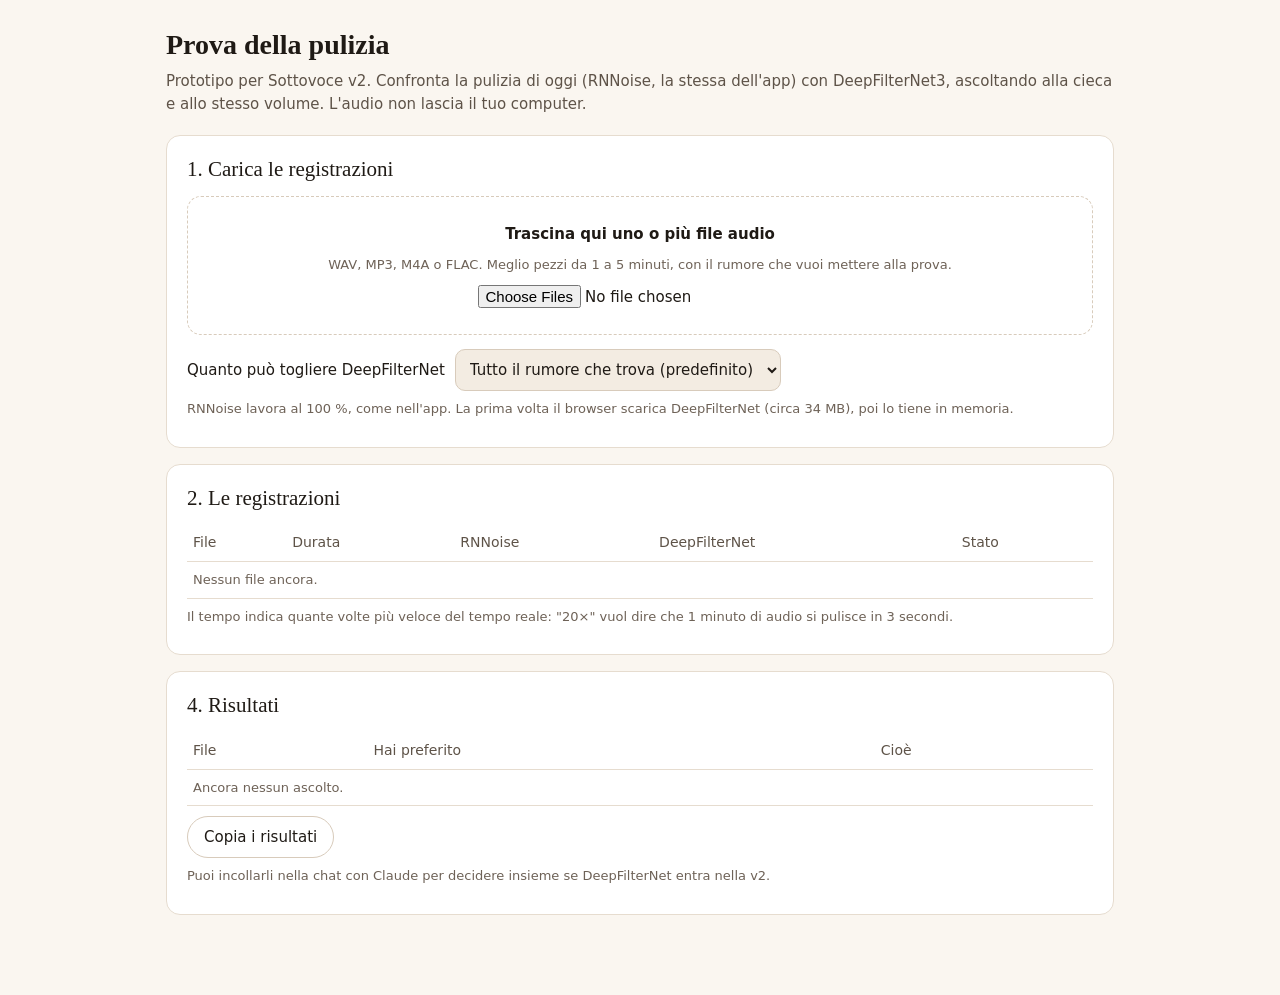
<file: prototipi/pulizia.html>
<!doctype html>
<html lang="it">
<head>
<meta charset="utf-8">
<meta name="viewport" content="width=device-width, initial-scale=1">
<title>Sottovoce v2 · Prova della pulizia</title>
<style>
:root{--bg:#16120E;--panel:#1D1813;--panel2:#241E18;--line:#2E2620;--line2:#3A3029;--text:#F3EBE1;--muted:#B8AA99;--dim:#9C8F80;--accent:#E8A23A;--onaccent:#1A140E;--teal:#5CC2AC;--red:#E5534B}
@media (prefers-color-scheme: light){:root{--bg:#FAF6F0;--panel:#FFFFFF;--panel2:#F3ECE2;--line:#E6DCCF;--line2:#D8CBBB;--text:#1F1A15;--muted:#5E5348;--dim:#6E6257;--accent:#B8741A;--onaccent:#FFFFFF;--teal:#1F7F6C;--red:#C0392B}}
*{box-sizing:border-box}
body{margin:0;background:var(--bg);color:var(--text);font:15px/1.5 system-ui,-apple-system,"Segoe UI",sans-serif}
main{max-width:980px;margin:0 auto;padding:24px 16px 64px}
h1{font-family:Georgia,"Times New Roman",serif;font-weight:600;font-size:28px;margin:0 0 4px}
h2{font-family:Georgia,"Times New Roman",serif;font-weight:500;font-size:21px;margin:0 0 10px}
p{margin:0 0 10px}
.sub{color:var(--muted);margin-bottom:20px}
.card{background:var(--panel);border:1px solid var(--line);border-radius:14px;padding:18px 20px;margin-bottom:16px}
.drop{border:1.5px dashed var(--line2);border-radius:14px;padding:26px;text-align:center}
.drop.over{border-color:var(--accent)}
button,select,input{font:inherit;color:inherit}
button{cursor:pointer;min-height:42px;padding:0 16px;border-radius:999px;border:1px solid var(--line2);background:transparent}
button.main{background:var(--accent);color:var(--onaccent);border:0;font-weight:600}
button:disabled{opacity:.45;cursor:default}
button[aria-pressed="true"]{background:var(--accent);color:var(--onaccent);border-color:var(--accent)}
button:focus-visible,select:focus-visible,input:focus-visible{outline:2px solid var(--accent);outline-offset:2px}
select{min-height:42px;padding:0 10px;border-radius:10px;border:1px solid var(--line2);background:var(--panel2)}
.row{display:flex;flex-wrap:wrap;gap:10px;align-items:center}
.muted{color:var(--muted)} .dim{color:var(--dim);font-size:13px}
table{width:100%;border-collapse:collapse;font-size:14px}
th,td{text-align:left;padding:8px 6px;border-bottom:1px solid var(--line);vertical-align:top}
th{color:var(--muted);font-weight:500}
.mono{font-family:ui-monospace,"SF Mono",Menlo,Consolas,monospace}
.bar{height:6px;border-radius:3px;background:var(--line);overflow:hidden;margin-top:6px}
.bar>span{display:block;height:100%;width:0;background:var(--accent)}
.ab{display:grid;grid-template-columns:repeat(3,minmax(0,1fr));gap:10px;margin:14px 0}
.ab button{min-height:64px;border-radius:14px;font-size:18px;font-weight:600}
input[type=range]{width:100%;accent-color:var(--accent)}
.verdict{display:flex;flex-wrap:wrap;gap:10px;margin-top:12px}
.reveal{margin-top:12px;padding:12px 14px;border-radius:10px;background:var(--panel2)}
.err{color:var(--red)}
.wrap{overflow-x:auto}
</style>
</head>
<body>
<main>
  <h1>Prova della pulizia</h1>
  <p class="sub">Prototipo per Sottovoce v2. Confronta la pulizia di oggi (RNNoise, la stessa dell'app) con DeepFilterNet3, ascoltando alla cieca e allo stesso volume. L'audio non lascia il tuo computer.</p>

  <section class="card" aria-labelledby="h-carica">
    <h2 id="h-carica">1. Carica le registrazioni</h2>
    <div class="drop" id="drop">
      <p><b>Trascina qui uno o più file audio</b></p>
      <p class="dim">WAV, MP3, M4A o FLAC. Meglio pezzi da 1 a 5 minuti, con il rumore che vuoi mettere alla prova.</p>
      <label class="row" style="justify-content:center"><input type="file" id="files" accept="audio/*,.wav,.mp3,.m4a,.flac" multiple></label>
    </div>
    <div class="row" style="margin-top:14px">
      <label for="atten">Quanto può togliere DeepFilterNet</label>
      <select id="atten">
        <option value="100">Tutto il rumore che trova (predefinito)</option>
        <option value="30">Al massimo 30 dB, più naturale</option>
        <option value="18">Al massimo 18 dB, molto delicato</option>
      </select>
    </div>
    <p class="dim" style="margin-top:8px">RNNoise lavora al 100 %, come nell'app. La prima volta il browser scarica DeepFilterNet (circa 34 MB), poi lo tiene in memoria.</p>
    <p id="loadStatus" class="dim" role="status"></p>
  </section>

  <section class="card" aria-labelledby="h-file">
    <h2 id="h-file">2. Le registrazioni</h2>
    <div class="wrap">
      <table>
        <thead><tr><th>File</th><th>Durata</th><th>RNNoise</th><th>DeepFilterNet</th><th>Stato</th></tr></thead>
        <tbody id="list"><tr><td colspan="5" class="dim">Nessun file ancora.</td></tr></tbody>
      </table>
    </div>
    <p class="dim" style="margin-top:8px">Il tempo indica quante volte più veloce del tempo reale: "20×" vuol dire che 1 minuto di audio si pulisce in 3 secondi.</p>
  </section>

  <section class="card" aria-labelledby="h-ascolto" id="listenCard" hidden>
    <h2 id="h-ascolto">3. Ascolto alla cieca</h2>
    <p class="muted" id="listenName"></p>
    <p class="dim">A e B sono le due pulizie, in ordine casuale e portate allo stesso volume percepito. Passando dall'una all'altra l'ascolto continua dallo stesso punto.</p>
    <div class="ab" role="group" aria-label="Versione da ascoltare">
      <button type="button" data-v="orig" aria-pressed="false">Originale</button>
      <button type="button" data-v="A" aria-pressed="true">A</button>
      <button type="button" data-v="B" aria-pressed="false">B</button>
    </div>
    <div class="row">
      <button type="button" class="main" id="play" style="min-width:120px">Riproduci</button>
      <span class="mono" id="time">0:00 / 0:00</span>
    </div>
    <label class="dim" style="display:block;margin-top:10px">Posizione<input type="range" id="seek" min="0" max="1000" value="0"></label>
    <p style="margin-top:14px;font-weight:600">Quale preferisci?</p>
    <div class="verdict">
      <button type="button" data-pick="A">Preferisco A</button>
      <button type="button" data-pick="B">Preferisco B</button>
      <button type="button" data-pick="=">Non sento differenza</button>
    </div>
    <div class="reveal" id="reveal" hidden></div>
    <div class="row" style="margin-top:14px">
      <button type="button" id="dlR">Scarica la versione RNNoise</button>
      <button type="button" id="dlD">Scarica la versione DeepFilterNet</button>
    </div>
  </section>

  <section class="card" aria-labelledby="h-ris">
    <h2 id="h-ris">4. Risultati</h2>
    <div class="wrap"><table><thead><tr><th>File</th><th>Hai preferito</th><th>Cioè</th></tr></thead><tbody id="results"><tr><td colspan="3" class="dim">Ancora nessun ascolto.</td></tr></tbody></table></div>
    <p id="score" style="margin-top:10px"></p>
    <button type="button" id="copy">Copia i risultati</button>
    <span class="dim" id="copyStatus" role="status"></span>
    <p class="dim" style="margin-top:8px">Puoi incollarli nella chat con Claude per decidere insieme se DeepFilterNet entra nella v2.</p>
  </section>
</main>

<script src="lib/rnnoise-sottovoce.js"></script>
<script type="module">
const DFN_URL = 'https://cdn.jsdelivr.net/npm/@lofcz/deepfilternet-web@0.1.0/dist/index.js';
const SR = 48000;
// RNNoise ritarda di 480 campioni (misurato per Sottovoce 1.0.0). Il ritardo di DeepFilterNet si misura
// su ogni file, confrontando l'uscita con l'ingresso: così l'allineamento non dipende da un numero scritto a mano.
const RN_DELAY = 480;
const DF_PAD = 4800;      // margine in coda per raccogliere tutta l'uscita, fino a 100 ms di ritardo
const REF_LUFS = -19;

const $ = s => document.querySelector(s);
const yieldUI = () => new Promise(r => setTimeout(r, 0));
const fmt = t => { t = Math.max(0, t); const m = Math.floor(t / 60), s = Math.floor(t % 60); return m + ':' + String(s).padStart(2, '0'); };
const fmtX = x => (x >= 10 ? Math.round(x) : x.toFixed(1).replace('.', ',')) + '×';

let ctx = null;
const audioCtx = () => ctx || (ctx = new (window.AudioContext || window.webkitAudioContext)({ sampleRate: SR }));

/* ---------- lettura del file: mono a 48 kHz ---------- */
async function decodeFile(file) {
  const buf = await file.arrayBuffer();
  const ab = await audioCtx().decodeAudioData(buf);
  let x;
  if (ab.numberOfChannels === 1) x = new Float32Array(ab.getChannelData(0));
  else { x = new Float32Array(ab.length); for (let c = 0; c < ab.numberOfChannels; c++) { const d = ab.getChannelData(c); for (let i = 0; i < x.length; i++) x[i] += d[i] / ab.numberOfChannels; } }
  if (ab.sampleRate !== SR) x = await resample(x, ab.sampleRate);
  return x;
}
async function resample(x, from) {
  const len = Math.round(x.length * SR / from);
  const off = new OfflineAudioContext(1, len, SR);
  const b = off.createBuffer(1, x.length, from); b.copyToChannel(x, 0);
  const s = off.createBufferSource(); s.buffer = b; s.connect(off.destination); s.start();
  return (await off.startRendering()).getChannelData(0).slice();
}

/* ---------- volume percepito (ITU-R BS.1770, a 48 kHz) ---------- */
function biquad(x, b, a) {
  const y = new Float32Array(x.length); let x1 = 0, x2 = 0, y1 = 0, y2 = 0;
  for (let i = 0; i < x.length; i++) { const v = b[0] * x[i] + b[1] * x1 + b[2] * x2 - a[1] * y1 - a[2] * y2; x2 = x1; x1 = x[i]; y2 = y1; y1 = v; y[i] = v; }
  return y;
}
function lufs(x) {
  let k = biquad(x, [1.53512485958697, -2.69169618940638, 1.19839281085285], [1, -1.69065929318241, 0.73248077421585]);
  k = biquad(k, [1, -2, 1], [1, -1.99004745483398, 0.99007225036621]);
  const B = 19200, H = 4800, blocks = [];
  for (let s = 0; s + B <= k.length; s += H) { let e = 0; for (let i = s; i < s + B; i++) e += k[i] * k[i]; blocks.push(e / B); }
  const L = e => -0.691 + 10 * Math.log10(e + 1e-20);
  let g = blocks.filter(e => L(e) > -70); if (!g.length) return -70;
  const rel = L(g.reduce((a, b) => a + b, 0) / g.length) - 10;
  g = g.filter(e => L(e) > rel); if (!g.length) return -70;
  return L(g.reduce((a, b) => a + b, 0) / g.length);
}
function toRef(x) { const l = lufs(x), g = Math.pow(10, (REF_LUFS - l) / 20); const y = new Float32Array(x.length); for (let i = 0; i < x.length; i++) y[i] = x[i] * g; return y; }

/* ---------- RNNoise, come in Sottovoce 1.0.0 ---------- */
let RN = null;
async function loadRnnoise() {
  if (RN) return RN;
  const bin = atob(RNNOISE_WASM_B64), u = new Uint8Array(bin.length); for (let i = 0; i < bin.length; i++) u[i] = bin.charCodeAt(i);
  RN = await createRNNWasmModule({ wasmBinary: u });
  return RN;
}
async function runRnnoise(x, prog) {
  const M = await loadRnnoise(), st = M._rnnoise_create(0), ptr = M._malloc(480 * 4), off = ptr >> 2;
  const n = x.length, frames = Math.ceil((n + RN_DELAY) / 480), wet = new Float32Array(frames * 480);
  for (let f = 0; f < frames; f++) {
    const s = f * 480, H = M.HEAPF32;
    for (let j = 0; j < 480; j++) H[off + j] = (s + j < n ? x[s + j] : 0) * 32768;
    M._rnnoise_process_frame(st, ptr, ptr);
    const H2 = M.HEAPF32; for (let j = 0; j < 480; j++) wet[s + j] = H2[off + j] / 32768;
    if ((f & 511) === 511) { prog(f / frames); await yieldUI(); }
  }
  M._rnnoise_destroy(st); M._free(ptr);
  return wet.slice(RN_DELAY, RN_DELAY + n);
}

/* ---------- DeepFilterNet3 ---------- */
let DFmod = null;
async function runDfn(x, atten, prog) {
  if (!DFmod) DFmod = await import(DFN_URL);
  const df = await DFmod.DeepFilter.create({ attenuationLimit: atten });
  const L = df.frameLength, n = x.length, frames = Math.ceil((n + DF_PAD) / L), wet = new Float32Array(frames * L), fr = new Float32Array(L);
  for (let f = 0; f < frames; f++) {
    const s = f * L;
    for (let j = 0; j < L; j++) fr[j] = s + j < n ? x[s + j] : 0;
    wet.set(df.process(fr), s);
    if ((f & 127) === 127) { prog(f / frames); await yieldUI(); }
  }
  df.destroy();
  const d = await measureDelay(x, wet, DF_PAD);
  lastDfDelay = d;
  return wet.slice(d, d + n);
}
// ritardo dell'uscita y rispetto all'ingresso x, in campioni (0…max): correlazione su 2 s del tratto più forte
let lastDfDelay = null;
async function measureDelay(x, y, max) {
  const W = 2 * SR, step = SR / 10; let best0 = 0, be = -1;
  for (let s = 0; s + W + max < x.length; s += step) { let e = 0; for (let i = s; i < s + W; i += 8) e += x[i] * x[i]; if (e > be) { be = e; best0 = s; } }
  let best = 0, bv = -Infinity;
  for (let d = 0; d <= max; d++) {
    let v = 0; for (let i = best0; i < best0 + W; i += 2) v += x[i] * y[i + d];
    if (v > bv) { bv = v; best = d; }
    if ((d & 255) === 255) await yieldUI();
  }
  return best;
}

/* ---------- elenco dei file ---------- */
const items = [];
let cur = null;
function renderList() {
  const tb = $('#list'); tb.innerHTML = '';
  if (!items.length) { tb.innerHTML = '<tr><td colspan="5" class="dim">Nessun file ancora.</td></tr>'; return; }
  items.forEach(it => {
    const tr = document.createElement('tr');
    const td = t => { const d = document.createElement('td'); d.textContent = t; tr.appendChild(d); return d; };
    td(it.name); td(it.x ? fmt(it.x.length / SR) : '…');
    td(it.rnX ? fmtX(it.rnX) : '…'); td(it.dfX ? fmtX(it.dfX) : '…');
    const st = td('');
    if (it.error) { st.textContent = it.error; st.className = 'err'; }
    else if (it.ready) { const b = document.createElement('button'); b.type = 'button'; b.textContent = it.pick ? 'Riascolta' : 'Ascolta'; b.onclick = () => openListen(it); st.appendChild(b); }
    else { st.textContent = it.stage || 'In coda'; const bar = document.createElement('div'); bar.className = 'bar'; const sp = document.createElement('span'); sp.style.width = Math.round((it.p || 0) * 100) + '%'; bar.appendChild(sp); st.appendChild(bar); }
    tb.appendChild(tr);
  });
}
let queue = Promise.resolve();
function addFiles(list) {
  [...list].forEach(file => {
    const it = { name: file.name, file, stage: 'In coda', p: 0, aIs: Math.random() < 0.5 ? 'rn' : 'df' };
    items.push(it); renderList();
    queue = queue.then(() => processItem(it));
  });
}
async function processItem(it) {
  try {
    it.stage = 'Lettura'; renderList();
    it.x = await decodeFile(it.file); const dur = it.x.length / SR;
    it.stage = 'RNNoise'; renderList();
    let t0 = performance.now();
    const rn = await runRnnoise(it.x, p => { it.p = p; renderList(); });
    it.rnX = dur / ((performance.now() - t0) / 1000);
    it.stage = 'DeepFilterNet'; it.p = 0; renderList();
    if (!DFmod) $('#loadStatus').textContent = 'Scarico DeepFilterNet (circa 34 MB), solo la prima volta…';
    t0 = performance.now();
    const df = await runDfn(it.x, +$('#atten').value, p => { it.p = p; renderList(); });
    it.dfX = dur / ((performance.now() - t0) / 1000); it.dfDelay = lastDfDelay;
    $('#loadStatus').textContent = '';
    it.orig = toRef(it.x); it.rn = toRef(rn); it.df = toRef(df);
    it.raw = { rn, df };
    it.ready = true; renderList();
    if (!cur) openListen(it);
  } catch (e) {
    console.error(e);
    it.error = 'Non riuscito: ' + (e && e.message ? e.message : e);
    if (String(e).includes('import') || String(e).includes('fetch')) it.error += '. Serve internet la prima volta, per scaricare DeepFilterNet.';
    renderList();
  }
}

/* ---------- ascolto ---------- */
let src = null, startedAt = 0, offset = 0, playing = false, which = 'A', raf = 0;
const bufFor = v => {
  const x = v === 'orig' ? cur.orig : (v === 'A') === (cur.aIs === 'rn') ? cur.rn : cur.df;
  const b = audioCtx().createBuffer(1, x.length, SR); b.copyToChannel(x, 0); return b;
};
const pos = () => playing ? Math.min(cur.x.length / SR, offset + audioCtx().currentTime - startedAt) : offset;
function stop() { if (src) { src.onended = null; try { src.stop(); } catch (e) {} src.disconnect(); src = null; } }
function start() {
  stop(); const c = audioCtx(); if (c.state === 'suspended') c.resume();
  src = c.createBufferSource(); src.buffer = bufFor(which); src.connect(c.destination);
  if (offset >= src.buffer.duration - 0.05) offset = 0;
  src.start(0, offset); startedAt = c.currentTime; playing = true;
  src.onended = () => { if (playing) { playing = false; offset = 0; updateUI(); } };
  updateUI(); tick();
}
function tick() { cancelAnimationFrame(raf); const f = () => { updateTime(); if (playing) raf = requestAnimationFrame(f); }; raf = requestAnimationFrame(f); }
function updateTime() {
  if (!cur) return; const d = cur.x.length / SR, p = pos();
  $('#time').textContent = fmt(p) + ' / ' + fmt(d);
  if (document.activeElement !== $('#seek')) $('#seek').value = Math.round(p / d * 1000);
}
function updateUI() {
  $('#play').textContent = playing ? 'Pausa' : 'Riproduci';
  document.querySelectorAll('.ab button').forEach(b => b.setAttribute('aria-pressed', String(b.dataset.v === which)));
  updateTime();
}
function openListen(it) {
  if (playing) { offset = pos(); stop(); playing = false; }
  cur = it; offset = 0; which = 'A';
  $('#listenCard').hidden = false; $('#listenName').textContent = it.name;
  showReveal(); updateUI();
  $('#listenCard').scrollIntoView({ behavior: 'smooth', block: 'start' });
}
document.querySelectorAll('.ab button').forEach(b => b.onclick = () => {
  const was = playing; offset = pos(); which = b.dataset.v; if (was) start(); else updateUI();
});
$('#play').onclick = () => { if (!cur) return; if (playing) { offset = pos(); stop(); playing = false; updateUI(); } else start(); };
$('#seek').oninput = e => { if (!cur) return; offset = e.target.value / 1000 * cur.x.length / SR; if (playing) start(); else updateTime(); };

const engineName = k => k === 'rn' ? 'RNNoise (oggi)' : 'DeepFilterNet3';
function showReveal() {
  const r = $('#reveal');
  if (!cur.pick) { r.hidden = true; return; }
  r.hidden = false;
  const bIs = cur.aIs === 'rn' ? 'df' : 'rn';
  r.innerHTML = '';
  const p = document.createElement('p'); p.style.margin = '0';
  p.textContent = 'A era ' + engineName(cur.aIs) + ', B era ' + engineName(bIs) + '. ' + (cur.pick === '=' ? 'Per te si equivalgono.' : 'Hai preferito ' + engineName(cur.pick === 'A' ? cur.aIs : bIs) + '.');
  r.appendChild(p);
}
document.querySelectorAll('[data-pick]').forEach(b => b.onclick = () => { if (!cur) return; cur.pick = b.dataset.pick; showReveal(); renderResults(); renderList(); });
function renderResults() {
  const done = items.filter(i => i.pick), tb = $('#results'); tb.innerHTML = '';
  if (!done.length) { tb.innerHTML = '<tr><td colspan="3" class="dim">Ancora nessun ascolto.</td></tr>'; $('#score').textContent = ''; return; }
  let rn = 0, df = 0, eq = 0;
  done.forEach(i => {
    const bIs = i.aIs === 'rn' ? 'df' : 'rn', w = i.pick === '=' ? null : (i.pick === 'A' ? i.aIs : bIs);
    if (w === 'rn') rn++; else if (w === 'df') df++; else eq++;
    const tr = document.createElement('tr');
    [i.name, i.pick === '=' ? 'Nessuna differenza' : i.pick, w ? engineName(w) : '—'].forEach(t => { const d = document.createElement('td'); d.textContent = t; tr.appendChild(d); });
    tb.appendChild(tr);
  });
  $('#score').textContent = 'DeepFilterNet ' + df + ', RNNoise ' + rn + ', pari ' + eq + '.';
}
$('#copy').onclick = async () => {
  const lines = ['Prova della pulizia, Sottovoce v2', 'Limite DeepFilterNet: ' + $('#atten').selectedOptions[0].textContent];
  items.forEach(i => {
    const bIs = i.aIs === 'rn' ? 'df' : 'rn', w = !i.pick ? 'non ascoltato' : i.pick === '=' ? 'nessuna differenza' : engineName(i.pick === 'A' ? i.aIs : bIs);
    lines.push('- ' + i.name + (i.x ? ' (' + fmt(i.x.length / SR) + ')' : '') + ': preferito ' + w + '; velocità RNNoise ' + (i.rnX ? fmtX(i.rnX) : '?') + ', DeepFilterNet ' + (i.dfX ? fmtX(i.dfX) : '?') + (i.dfDelay != null ? ' (ritardo ' + (i.dfDelay / 48).toFixed(1) + ' ms)' : ''));
  });
  lines.push($('#score').textContent, 'Browser: ' + navigator.userAgent);
  try { await navigator.clipboard.writeText(lines.join('\n')); $('#copyStatus').textContent = ' Copiati.'; }
  catch (e) { $('#copyStatus').textContent = ' Non riesco a copiare: seleziona il testo dei risultati a mano.'; }
};

/* ---------- scaricare un WAV ---------- */
function wav(x) {
  const n = x.length, b = new ArrayBuffer(44 + n * 2), v = new DataView(b), w = (o, s) => [...s].forEach((c, i) => v.setUint8(o + i, c.charCodeAt(0)));
  w(0, 'RIFF'); v.setUint32(4, 36 + n * 2, true); w(8, 'WAVE'); w(12, 'fmt '); v.setUint32(16, 16, true); v.setUint16(20, 1, true); v.setUint16(22, 1, true);
  v.setUint32(24, SR, true); v.setUint32(28, SR * 2, true); v.setUint16(32, 2, true); v.setUint16(34, 16, true); w(36, 'data'); v.setUint32(40, n * 2, true);
  for (let i = 0; i < n; i++) v.setInt16(44 + i * 2, Math.max(-1, Math.min(1, x[i])) * 32767, true);
  return new Blob([b], { type: 'audio/wav' });
}
function download(x, name) { const a = document.createElement('a'); a.href = URL.createObjectURL(wav(x)); a.download = name; a.click(); setTimeout(() => URL.revokeObjectURL(a.href), 4000); }
const base = () => cur.name.replace(/\.[^.]+$/, '');
$('#dlR').onclick = () => cur && download(cur.raw.rn, base() + '-rnnoise.wav');
$('#dlD').onclick = () => cur && download(cur.raw.df, base() + '-deepfilternet.wav');

/* ---------- caricamento ---------- */
$('#files').onchange = e => { addFiles(e.target.files); e.target.value = ''; };
const drop = $('#drop');
['dragenter', 'dragover'].forEach(t => drop.addEventListener(t, e => { e.preventDefault(); drop.classList.add('over'); }));
['dragleave', 'drop'].forEach(t => drop.addEventListener(t, e => { e.preventDefault(); drop.classList.remove('over'); }));
drop.addEventListener('drop', e => addFiles(e.dataTransfer.files));

// per il banco di prova automatico
window.SV = { decodeFile, runRnnoise, runDfn, lufs, measureDelay, items, SR, get lastDfDelay() { return lastDfDelay; } };
</script>
</body>
</html>
</file>
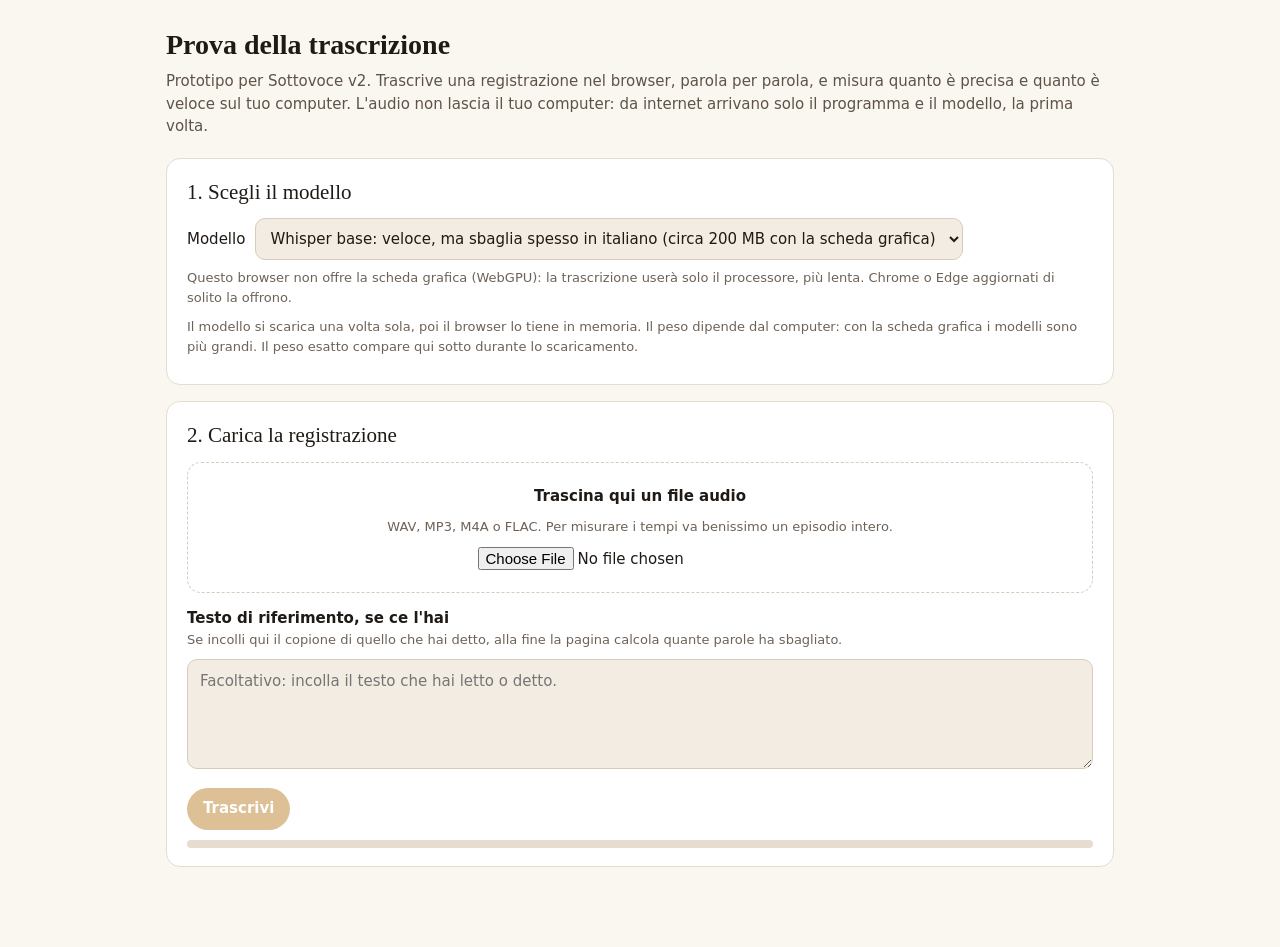
<file: prototipi/trascrizione.html>
<!doctype html>
<html lang="it">
<head>
<meta charset="utf-8">
<meta name="viewport" content="width=device-width, initial-scale=1">
<title>Sottovoce v2 · Prova della trascrizione</title>
<style>
:root{--bg:#16120E;--panel:#1D1813;--panel2:#241E18;--line:#2E2620;--line2:#3A3029;--text:#F3EBE1;--muted:#B8AA99;--dim:#9C8F80;--accent:#E8A23A;--onaccent:#1A140E;--teal:#5CC2AC;--red:#E5534B;--fill:#3A2C17;--fillText:#F0B04A}
@media (prefers-color-scheme: light){:root{--bg:#FAF6F0;--panel:#FFFFFF;--panel2:#F3ECE2;--line:#E6DCCF;--line2:#D8CBBB;--text:#1F1A15;--muted:#5E5348;--dim:#6E6257;--accent:#B8741A;--onaccent:#FFFFFF;--teal:#1F7F6C;--red:#C0392B;--fill:#FBE7C6;--fillText:#7A4A08}}
*{box-sizing:border-box}
body{margin:0;background:var(--bg);color:var(--text);font:15px/1.5 system-ui,-apple-system,"Segoe UI",sans-serif}
main{max-width:980px;margin:0 auto;padding:24px 16px 64px}
h1{font-family:Georgia,"Times New Roman",serif;font-weight:600;font-size:28px;margin:0 0 4px}
h2{font-family:Georgia,"Times New Roman",serif;font-weight:500;font-size:21px;margin:0 0 10px}
p{margin:0 0 10px}
.sub{color:var(--muted);margin-bottom:20px}
.card{background:var(--panel);border:1px solid var(--line);border-radius:14px;padding:18px 20px;margin-bottom:16px}
.drop{border:1.5px dashed var(--line2);border-radius:14px;padding:22px;text-align:center}
.drop.over{border-color:var(--accent)}
button,select,input,textarea{font:inherit;color:inherit}
button{cursor:pointer;min-height:42px;padding:0 16px;border-radius:999px;border:1px solid var(--line2);background:transparent}
button.main{background:var(--accent);color:var(--onaccent);border:0;font-weight:600}
button:disabled{opacity:.45;cursor:default}
button:focus-visible,select:focus-visible,input:focus-visible,textarea:focus-visible{outline:2px solid var(--accent);outline-offset:2px}
select{min-height:42px;padding:0 10px;border-radius:10px;border:1px solid var(--line2);background:var(--panel2);max-width:100%}
textarea{width:100%;min-height:110px;padding:10px 12px;border-radius:10px;border:1px solid var(--line2);background:var(--panel2);resize:vertical}
.row{display:flex;flex-wrap:wrap;gap:10px;align-items:center}
.muted{color:var(--muted)} .dim{color:var(--dim);font-size:13px}
.mono{font-family:ui-monospace,"SF Mono",Menlo,Consolas,monospace}
.bar{height:8px;border-radius:4px;background:var(--line);overflow:hidden;margin-top:8px}
.bar>span{display:block;height:100%;width:0;background:var(--accent);transition:width .2s}
.stats{display:grid;grid-template-columns:repeat(auto-fit,minmax(150px,1fr));gap:10px;margin:6px 0 4px}
.stat{background:var(--panel2);border-radius:10px;padding:10px 12px}
.stat b{display:block;font-size:18px}
.stat span{font-size:12.5px;color:var(--muted)}
#text{font-family:Georgia,"Times New Roman",serif;font-size:19px;line-height:1.8;max-width:70ch}
#text button{all:unset;cursor:pointer;border-radius:4px;padding:0 2px}
#text button:focus-visible{outline:2px solid var(--accent)}
#text button.on{background:var(--accent);color:var(--onaccent)}
#text button.filler{background:var(--fill);color:var(--fillText)}
#text button.low{text-decoration:underline dotted var(--dim);text-underline-offset:4px}
#text button.ehm{border:1.5px dashed var(--accent);color:var(--fillText);font-family:system-ui,sans-serif;font-size:13px;padding:0 6px;margin:0 2px;vertical-align:2px}
#text button.rep{text-decoration:underline wavy var(--red);text-underline-offset:5px}
.cand{display:flex;flex-wrap:wrap;align-items:center;gap:8px;padding:8px 0;border-bottom:1px solid var(--line)}
.cand .when{min-width:120px}
.cand button{min-height:36px;padding:0 12px;font-size:14px}
.cand button[aria-pressed="true"]{background:var(--accent);color:var(--onaccent);border-color:var(--accent)}
.reps li{margin:4px 0}
input[type=number]{width:90px;min-height:40px;padding:0 10px;border-radius:10px;border:1px solid var(--line2);background:var(--panel2)}
audio{width:100%;margin:8px 0 12px}
.err{color:var(--red)}
.ok{color:var(--teal)}
</style>
</head>
<body>
<main>
  <h1>Prova della trascrizione</h1>
  <p class="sub">Prototipo per Sottovoce v2. Trascrive una registrazione nel browser, parola per parola, e misura quanto è precisa e quanto è veloce sul tuo computer. L'audio non lascia il tuo computer: da internet arrivano solo il programma e il modello, la prima volta.</p>

  <section class="card" aria-labelledby="h1s">
    <h2 id="h1s">1. Scegli il modello</h2>
    <div class="row">
      <label for="model">Modello</label>
      <select id="model">
        <option value="Xenova/whisper-tiny">Whisper tiny: velocissimo, poco preciso (leggero)</option>
        <option value="Xenova/whisper-base" selected>Whisper base: veloce, ma sbaglia spesso in italiano (circa 200 MB con la scheda grafica)</option>
        <option value="Xenova/whisper-small">Whisper small: più preciso, più lento (pesante)</option>
        <option value="onnx-community/whisper-large-v3-turbo">Whisper large v3 turbo: il più preciso, solo con scheda grafica (molto pesante)</option>
      </select>
    </div>
    <p class="dim" id="gpuInfo" style="margin-top:8px"></p>
    <p class="dim">Il modello si scarica una volta sola, poi il browser lo tiene in memoria. Il peso dipende dal computer: con la scheda grafica i modelli sono più grandi. Il peso esatto compare qui sotto durante lo scaricamento.</p>
  </section>

  <section class="card" aria-labelledby="h2s">
    <h2 id="h2s">2. Carica la registrazione</h2>
    <div class="drop" id="drop">
      <p><b>Trascina qui un file audio</b></p>
      <p class="dim">WAV, MP3, M4A o FLAC. Per misurare i tempi va benissimo un episodio intero.</p>
      <label class="row" style="justify-content:center"><input type="file" id="file" accept="audio/*,.wav,.mp3,.m4a,.flac"></label>
    </div>
    <label for="ref" style="display:block;margin-top:14px;font-weight:600">Testo di riferimento, se ce l'hai</label>
    <p class="dim">Se incolli qui il copione di quello che hai detto, alla fine la pagina calcola quante parole ha sbagliato.</p>
    <textarea id="ref" placeholder="Facoltativo: incolla il testo che hai letto o detto."></textarea>
    <div class="row" style="margin-top:12px">
      <button type="button" class="main" id="go" disabled>Trascrivi</button>
      <button type="button" id="stop" hidden>Ferma</button>
    </div>
    <p id="status" class="muted" role="status" style="margin-top:10px"></p>
    <div class="bar" aria-hidden="true"><span id="prog"></span></div>
  </section>

  <section class="card" aria-labelledby="h3s" id="out" hidden>
    <h2 id="h3s">3. Il risultato</h2>
    <div class="stats" id="stats"></div>
    <audio id="player" controls></audio>
    <p class="dim">Clicca una parola per ascoltare da lì. I riquadri tratteggiati <b>ehm?</b> sono i punti dove c'è voce ma nessuna parola: probabili "ehm", "mmm" o respiri. Le parole sottolineate a onda sono ripetizioni o frasi ripartite da capo. Quelle a puntini hanno tempi stimati.</p>
    <div id="text"></div>
    <div class="row" style="margin-top:16px">
      <button type="button" id="srt">Scarica i sottotitoli (SRT)</button>
      <button type="button" id="txt">Scarica il testo</button>
      <button type="button" id="copy">Copia i risultati</button>
      <span class="dim" id="copyStatus" role="status"></span>
    </div>
    <p class="dim" style="margin-top:8px">"Copia i risultati" prepara un riepilogo da incollare nella chat con Claude.</p>
  </section>

  <section class="card" aria-labelledby="h4s" id="ehmCard" hidden>
    <h2 id="h4s">4. Controlla gli ehm trovati</h2>
    <p class="muted">Whisper non scrive gli "ehm". La pagina li cerca dal suono: RNNoise sente voce, ma Whisper non ci mette nessuna parola. Ascolta ogni punto e di' se era davvero un riempitivo: serve a capire se il metodo funziona.</p>
    <div id="cands"></div>
    <div class="row" style="margin-top:14px">
      <label for="heard">Quanti "ehm" e "mmm" hai sentito in tutto nel file?</label>
      <input type="number" id="heard" min="0" step="1" inputmode="numeric">
      <span class="dim">Facoltativo: serve a contare quelli che la pagina non ha trovato.</span>
    </div>
    <h3 style="font-size:16px;margin:20px 0 6px">Ripetizioni e frasi ripartite</h3>
    <ul class="reps" id="reps"></ul>
  </section>
</main>

<script src="lib/rnnoise-sottovoce.js"></script>
<script type="module">
const TF_URL = 'https://cdn.jsdelivr.net/npm/@huggingface/transformers@4.3.1';
const SR = 16000;              // Whisper lavora a 16 kHz
const CHUNK = 28, SEARCH = 4;  // pezzi da circa 28 s, tagliati nella pausa più silenziosa degli ultimi 4 s
// ricerca degli ehm dal suono: tratti di voce (RNNoise) non coperti da nessuna parola di Whisper
const EHM = { vadThr: 0.6, margin: 0.06, minDur: 0.18, maxDur: 2.2, gapClose: 0.04 };
// raddoppi normali in italiano, da non segnalare come ripetizioni
const REDUP = new Set(['piano', 'pian', 'molto', 'poco', 'via', 'ora', 'così', 'presto', 'adagio', 'bene', 'sempre', 'tanto', 'tanti', 'sì', 'no', 'mai', 'già', 'quasi', 'appena', 'ciao']);
// parole che di solito separano un inizio sbagliato dalla ripartenza: "il PDP no il PEI"
const REPAIR = new Set(['no', 'cioè', 'anzi', 'dicevo', 'scusate', 'scusa', 'volevo', 'dire', 'ehm', 'eh', 'insomma']);
const FILLERS = new Set(['ehm', 'eh', 'ehh', 'ehmm', 'uhm', 'um', 'mm', 'mmm', 'hmm', 'ah', 'uh', 'em']);

const $ = s => document.querySelector(s);
const yieldUI = () => new Promise(r => setTimeout(r, 0));
const fmt = t => { const m = Math.floor(t / 60), s = Math.floor(t % 60); return m + ':' + String(s).padStart(2, '0'); };
const num = (x, d = 1) => x.toFixed(d).replace('.', ',');
const mb = b => num(b / 1048576, b > 1e8 ? 0 : 1) + ' MB';

let file = null, audio16 = null, words = [], run = null, stopAsked = false, vad = null, cands = [], reps = [];

/* ---------- scheda grafica ---------- */
let hasGPU = false;
(async () => {
  try { hasGPU = !!(navigator.gpu && await navigator.gpu.requestAdapter()); } catch (e) { hasGPU = false; }
  $('#gpuInfo').textContent = hasGPU
    ? 'Questo browser può usare la scheda grafica (WebGPU): la trascrizione sarà più veloce.'
    : 'Questo browser non offre la scheda grafica (WebGPU): la trascrizione userà solo il processore, più lenta. Chrome o Edge aggiornati di solito la offrono.';
})();

/* ---------- audio: mono a 16 kHz ---------- */
async function decode16(f) {
  const ac = new (window.AudioContext || window.webkitAudioContext)();
  const ab = await ac.decodeAudioData(await f.arrayBuffer()); ac.close();
  const len = Math.ceil(ab.duration * SR);
  const off = new OfflineAudioContext(1, len, SR);
  const s = off.createBufferSource(); s.buffer = ab; s.connect(off.destination); s.start();
  return (await off.startRendering()).getChannelData(0).slice();
}
// confini dei pezzi: ogni taglio cade nel tratto di 100 ms più silenzioso degli ultimi SEARCH secondi del pezzo
function chunkBounds(x) {
  const out = []; let s = 0; const W = SR / 10;
  while (s < x.length) {
    let e = s + CHUNK * SR;
    if (e >= x.length) { out.push([s, x.length]); break; }
    let best = e, bv = Infinity;
    for (let c = e - SEARCH * SR; c + W <= e; c += W / 2) { let v = 0; for (let i = c; i < c + W; i++) v += x[i] * x[i]; if (v < bv) { bv = v; best = c + W / 2; } }
    out.push([s, best]); s = best;
  }
  return out;
}

/* ---------- modello ---------- */
let TF = null, asr = null, asrKey = '', dlBytes = 0, device = '';
async function loadModel(id, onStatus) {
  if (!TF) { onStatus('Scarico il programma di trascrizione…', 0); TF = await import(TF_URL); TF.env.allowLocalModels = false; }
  dlBytes = 0;                       // se il modello è già caricato in questa pagina non si scarica nulla
  if (asr && asrKey === id) return asr;
  const files = {};
  const progress_callback = d => {
    if (d.status === 'progress' && d.total) { files[d.file] = [d.loaded, d.total]; }
    const v = Object.values(files), lo = v.reduce((a, b) => a + b[0], 0), to = v.reduce((a, b) => a + b[1], 0);
    dlBytes = to;
    if (to) onStatus('Scarico il modello: ' + mb(lo) + ' di ' + mb(to) + '…', lo / to);
  };
  // prova le combinazioni dalla più veloce alla più compatibile: se una non esiste, passa alla successiva
  const tries = [];
  if (hasGPU) tries.push({ device: 'webgpu', dtype: { encoder_model: 'fp32', decoder_model_merged: 'q4' } }, { device: 'webgpu', dtype: 'fp32' });
  tries.push({ device: 'wasm', dtype: 'q8' }, { device: 'wasm', dtype: 'fp32' });
  let lastErr = null;
  for (const t of tries) {
    try {
      asr = await TF.pipeline('automatic-speech-recognition', id, { ...t, progress_callback });
      asrKey = id; device = t.device === 'webgpu' ? 'scheda grafica (WebGPU)' : 'processore (WebAssembly)';
      return asr;
    } catch (e) { lastErr = e; console.warn('Combinazione non riuscita', t, e); }
  }
  throw lastErr || new Error('modello non disponibile');
}

/* ---------- trascrizione ---------- */
let wordLevel = true;
async function transcribeChunk(pipe, x) {
  const opts = { language: 'italian', task: 'transcribe' };
  if (wordLevel) {
    try {
      const r = await pipe(x, { ...opts, return_timestamps: 'word' });
      return (r.chunks || []).map(c => ({ text: c.text, a: c.timestamp[0], b: c.timestamp[1] ?? c.timestamp[0], exact: true }));
    } catch (e) { console.warn('Tempi per parola non disponibili con questo modello, uso i tempi per frase', e); wordLevel = false; }
  }
  // tempi per frase: le parole si distribuiscono nella frase in proporzione alla loro lunghezza
  const r = await pipe(x, { ...opts, return_timestamps: true });
  const out = [];
  (r.chunks || [{ text: r.text, timestamp: [0, x.length / SR] }]).forEach(c => {
    const ws = c.text.trim().split(/\s+/).filter(Boolean), a = c.timestamp[0], b = c.timestamp[1] ?? x.length / SR;
    const tot = ws.reduce((s, w) => s + w.length + 1, 0); let acc = 0;
    ws.forEach(w => { const wa = a + (b - a) * acc / tot; acc += w.length + 1; out.push({ text: ' ' + w, a: wa, b: a + (b - a) * acc / tot, exact: false }); });
  });
  return out;
}
async function go() {
  if (!file) return;
  stopAsked = false; $('#go').disabled = true; $('#stop').hidden = false; $('#out').hidden = true;
  const st = (m, p) => { $('#status').textContent = m; if (p != null) $('#prog').style.width = Math.round(p * 100) + '%'; };
  try {
    st('Leggo il file…', 0);
    audio16 = await decode16(file);
    const dur = audio16.length / SR, id = $('#model').value;
    const tLoad = performance.now();
    const pipe = await loadModel(id, st);
    const loadS = (performance.now() - tLoad) / 1000;
    wordLevel = true; words = [];
    const bounds = chunkBounds(audio16);
    const t0 = performance.now();
    for (let k = 0; k < bounds.length; k++) {
      if (stopAsked) break;
      const [a, b] = bounds[k], off = a / SR;
      const el = (performance.now() - t0) / 1000, done = a / SR;
      const eta = done > 0 ? (el / done) * (dur - done) : null;
      st('Trascrivo: ' + fmt(done) + ' di ' + fmt(dur) + (eta != null ? ', mancano circa ' + fmt(eta) : '') + '…', done / dur);
      await yieldUI();
      const ws = await transcribeChunk(pipe, audio16.subarray(a, b));
      ws.forEach(w => { w.a += off; w.b += off; words.push(w); });
    }
    const procS = (performance.now() - t0) / 1000;
    let ehmS = 0;
    if (!stopAsked && words.length) {
      st('Cerco gli ehm: dove c\u2019è voce ma nessuna parola…', 1);
      const te = performance.now();
      try { vad = await voiceActivity(file, p => st('Cerco gli ehm: ' + Math.round(p * 100) + ' %…', 1)); cands = findEhm(vad, words); }
      catch (e) { console.error(e); vad = null; cands = []; }
      ehmS = (performance.now() - te) / 1000;
    } else { vad = null; cands = []; }
    reps = findReps(words);
    const doneDur = stopAsked && words.length ? Math.min(dur, words[words.length - 1].b) : dur;
    run = { id, device, dur, doneDur, procS, loadS, bytes: dlBytes, wordLevel, stopped: stopAsked, ehmS, vadOk: !!vad };
    st(stopAsked ? 'Fermato. Ecco la parte trascritta.' : 'Fatto.', 1);
    show();
  } catch (e) {
    console.error(e);
    st('Non riuscito: ' + (e && e.message ? e.message : e) + '. La prima volta serve internet per scaricare programma e modello.', null);
    $('#status').className = 'err';
  } finally { $('#go').disabled = false; $('#stop').hidden = true; }
}

/* ---------- voce, 10 ms alla volta, con il RNNoise di Sottovoce ---------- */
let RN = null;
async function loadRnnoise() {
  if (RN) return RN;
  const bin = atob(RNNOISE_WASM_B64), u = new Uint8Array(bin.length); for (let i = 0; i < bin.length; i++) u[i] = bin.charCodeAt(i);
  RN = await createRNNWasmModule({ wasmBinary: u });
  return RN;
}
async function decode48(f) {
  const ac = new (window.AudioContext || window.webkitAudioContext)();
  const ab = await ac.decodeAudioData(await f.arrayBuffer()); ac.close();
  const off = new OfflineAudioContext(1, Math.ceil(ab.duration * 48000), 48000);
  const s = off.createBufferSource(); s.buffer = ab; s.connect(off.destination); s.start();
  return (await off.startRendering()).getChannelData(0);
}
// probabilità di voce per ogni tratto di 10 ms, allineata all'audio (come analyzeVad in index.html)
async function voiceActivity(f, prog) {
  const x = await decode48(f), M = await loadRnnoise(), st = M._rnnoise_create(0), ptr = M._malloc(480 * 4), off = ptr >> 2;
  const n = x.length, frames = Math.ceil(n / 480) + 1, raw = new Float32Array(frames);
  for (let k = 0; k < frames; k++) {
    const s = k * 480, H = M.HEAPF32;
    for (let j = 0; j < 480; j++) H[off + j] = (s + j < n ? x[s + j] : 0) * 32768;
    raw[k] = M._rnnoise_process_frame(st, ptr, ptr);
    if ((k & 1023) === 1023) { prog(k / frames); await yieldUI(); }
  }
  M._rnnoise_destroy(st); M._free(ptr);
  const nF = Math.ceil(n / 480), out = new Float32Array(nF);
  for (let k = 0; k < nF; k++) out[k] = Math.max(raw[k] || 0, raw[k + 1] || 0);
  return out;
}
// tratti di voce senza parole: probabili ehm, mmm o respiri
function findEhm(v, ws) {
  const F = 0.01, n = v.length, voiced = new Uint8Array(n);
  for (let k = 0; k < n; k++) voiced[k] = v[k] >= EHM.vadThr ? 1 : 0;
  const close = Math.round(EHM.gapClose / F);          // chiude i buchi brevissimi dentro una vocale
  for (let k = 0; k < n; ) { if (voiced[k]) { k++; continue; } let e = k; while (e < n && !voiced[e]) e++; if (k > 0 && e < n && e - k <= close) voiced.fill(1, k, e); k = e; }
  const covered = new Uint8Array(n);
  ws.forEach(w => { const a = Math.max(0, Math.floor((w.a - EHM.margin) / F)), b = Math.min(n, Math.ceil((w.b + EHM.margin) / F)); covered.fill(1, a, b); });
  const out = [];
  for (let k = 0; k < n; ) {
    if (!(voiced[k] && !covered[k])) { k++; continue; }
    let e = k; let sum = 0; while (e < n && voiced[e] && !covered[e]) { sum += v[e]; e++; }
    const a = k * F, b = e * F, d = b - a;
    if (d >= EHM.minDur && d <= EHM.maxDur) out.push({ a, b, conf: sum / (e - k), answer: null });
    k = e;
  }
  return out;
}
// ripetizioni: parola ripetuta subito ("del del") o gruppo di parole ripreso poco dopo ("da non confondere a, da non confondere")
function findReps(ws) {
  // i riempitivi ("um, um, um") non sono ripetizioni: si contano a parte
  const t = ws.map(w => (isFiller(w.text) ? '' : (norm(w.text)[0] || ''))), groups = [], used = new Uint8Array(ws.length);
  const same = (i, j, n) => { for (let k = 0; k < n; k++) if (!t[i + k] || t[i + k] !== t[j + k]) return false; return true; };
  for (let i = 0; i < ws.length; i++) {
    if (used[i]) continue;
    let hit = null;
    for (let n = 4; n >= 2 && !hit; n--) {
      const maxD = n >= 3 ? n + 4 : n + 1;
      for (let d = n; d <= maxD && !hit; d++) {
        if (i + d + n > ws.length || !same(i, i + d, n)) continue;
        const between = t.slice(i + n, i + d);
        if (n === 2 && d > 2 && !between.every(x => REPAIR.has(x))) continue;
        hit = [i, i + d - 1];
      }
    }
    if (!hit && t[i] && t[i] === t[i + 1] && !REDUP.has(t[i])) hit = [i, i];
    if (hit) { for (let k = hit[0]; k <= hit[1]; k++) used[k] = 1; groups.push({ from: hit[0], to: hit[1], a: ws[hit[0]].a, text: ws.slice(hit[0], Math.min(ws.length, hit[1] + 4)).map(w => w.text).join('').trim() }); }
  }
  return groups;
}

/* ---------- precisione: parole sbagliate rispetto al testo di riferimento ---------- */
const norm = s => s.toLowerCase().normalize('NFC').replace(/[’']/g, ' ').replace(/[^\p{L}\p{N}\s]/gu, ' ').split(/\s+/).filter(Boolean);
function wer(ref, hyp) {
  const r = norm(ref), h = norm(hyp); if (!r.length) return null;
  let prev = Array.from({ length: h.length + 1 }, (_, j) => j);
  for (let i = 1; i <= r.length; i++) {
    const cur = [i];
    for (let j = 1; j <= h.length; j++) cur[j] = Math.min(prev[j] + 1, cur[j - 1] + 1, prev[j - 1] + (r[i - 1] === h[j - 1] ? 0 : 1));
    prev = cur;
  }
  return { errors: prev[h.length], n: r.length, rate: prev[h.length] / r.length };
}
const isFiller = w => FILLERS.has(norm(w)[0] || '') && norm(w).length === 1;

/* ---------- risultato ---------- */
let wordBtns = [];
const fmtT = t => { const m = Math.floor(t / 60), s = t - m * 60; return m + ':' + (s < 10 ? '0' : '') + num(s, 1); };
function show() {
  const text = words.map(w => w.text).join('').trim();
  const fillers = words.filter(w => isFiller(w.text)).length;
  const speed = run.doneDur / run.procS;
  const w = wer($('#ref').value, text);
  run.fillers = fillers; run.speed = speed; run.wer = w; run.words = words.length;
  const stats = [
    [fmt(run.doneDur), run.stopped ? 'trascritti (fermato prima)' : 'di audio'],
    [fmt(run.procS), 'per trascrivere'],
    [num(speed, speed >= 10 ? 0 : 1) + '×', 'il tempo reale'],
    [run.bytes ? mb(run.bytes) : 'già in memoria', 'modello scaricato'],
    [w ? num(w.rate * 100) + ' %' : '—', w ? 'parole sbagliate (' + w.errors + ' su ' + w.n + ')' : 'parole sbagliate: serve il testo di riferimento'],
    [String(cands.length), run.vadOk ? 'possibili ehm dal suono' : 'ehm dal suono: non cercati'],
    [String(fillers), 'riempitivi scritti da Whisper'],
    [String(reps.length), 'ripetizioni e ripartenze']
  ];
  $('#stats').innerHTML = '';
  stats.forEach(([b, s]) => { const d = document.createElement('div'); d.className = 'stat'; const bb = document.createElement('b'); bb.textContent = b; const ss = document.createElement('span'); ss.textContent = s; d.append(bb, ss); $('#stats').appendChild(d); });
  const note = document.createElement('p'); note.className = 'dim'; note.style.gridColumn = '1 / -1'; note.style.margin = '0';
  note.textContent = 'Modello ' + run.id.split('/')[1] + ' sul ' + run.device + '. Tempi ' + (run.wordLevel ? 'per parola.' : 'per frase: questo modello non dà i tempi delle singole parole, che sono stimati.');
  $('#stats').appendChild(note);
  // testo: parole e, nel punto giusto, i possibili ehm
  const repWord = new Uint8Array(words.length); reps.forEach(g => { for (let k = g.from; k <= g.to; k++) repWord[k] = 1; });
  const box = $('#text'); box.innerHTML = ''; wordBtns = []; let c = 0;
  const addCand = cd => { const b = document.createElement('button'); b.type = 'button'; b.className = 'ehm'; b.textContent = 'ehm?'; b.setAttribute('aria-label', 'Possibile ehm a ' + fmtT(cd.a)); b.onclick = () => playRange(cd.a - 0.6, cd.b + 0.4); box.append(b, ' '); };
  words.forEach((wd, i) => {
    while (c < cands.length && cands[c].a < wd.a) addCand(cands[c++]);
    const b = document.createElement('button'); b.type = 'button'; b.textContent = wd.text.trim();
    b.className = isFiller(wd.text) ? 'filler' : repWord[i] ? 'rep' : !wd.exact ? 'low' : '';
    b.onclick = () => { const p = $('#player'); p.currentTime = wd.a; p.play().catch(() => {}); };
    box.append(b, ' '); wordBtns.push(b);
  });
  while (c < cands.length) addCand(cands[c++]);
  renderCands(); renderReps();
  const p = $('#player'); if (p.dataset.src !== file.name) { if (p.src) URL.revokeObjectURL(p.src); p.src = URL.createObjectURL(file); p.dataset.src = file.name; }
  $('#out').hidden = false; $('#ehmCard').hidden = false;
}
let stopAt = null;
function playRange(a, b) { const p = $('#player'); p.currentTime = Math.max(0, a); stopAt = b; p.play().catch(() => {}); }
function renderCands() {
  const box = $('#cands'); box.innerHTML = '';
  if (!run.vadOk) { box.innerHTML = '<p class="err">Non sono riuscito ad analizzare la voce con RNNoise.</p>'; return; }
  if (!cands.length) { box.innerHTML = '<p class="dim">Nessun tratto di voce senza parole.</p>'; return; }
  cands.forEach((cd, i) => {
    const row = document.createElement('div'); row.className = 'cand';
    const when = document.createElement('span'); when.className = 'when mono'; when.textContent = fmtT(cd.a) + ' · ' + num(cd.b - cd.a, 1) + ' s';
    const play = document.createElement('button'); play.type = 'button'; play.textContent = 'Ascolta'; play.onclick = () => playRange(cd.a - 0.6, cd.b + 0.4);
    const yes = document.createElement('button'); yes.type = 'button'; yes.textContent = 'Era un ehm';
    const no = document.createElement('button'); no.type = 'button'; no.textContent = 'Non lo era';
    const sync = () => { yes.setAttribute('aria-pressed', String(cd.answer === true)); no.setAttribute('aria-pressed', String(cd.answer === false)); };
    yes.onclick = () => { cd.answer = cd.answer === true ? null : true; sync(); };
    no.onclick = () => { cd.answer = cd.answer === false ? null : false; sync(); };
    sync(); row.append(when, play, yes, no); box.appendChild(row);
  });
}
function renderReps() {
  const ul = $('#reps'); ul.innerHTML = '';
  if (!reps.length) { const li = document.createElement('li'); li.className = 'dim'; li.textContent = 'Nessuna ripetizione trovata.'; ul.appendChild(li); return; }
  reps.forEach(g => {
    const li = document.createElement('li'); const b = document.createElement('button'); b.type = 'button'; b.textContent = 'Ascolta';
    b.style.minHeight = '34px'; b.style.marginRight = '8px'; b.onclick = () => playRange(g.a - 0.4, words[Math.min(words.length - 1, g.to + 3)].b + 0.3);
    const sp = document.createElement('span'); sp.textContent = fmtT(g.a) + '  «' + g.text + '…»';
    li.append(b, sp); ul.appendChild(li);
  });
}
let lastOn = -1;
$('#player').ontimeupdate = () => {
  const p = $('#player'), t = p.currentTime;
  if (stopAt != null && t >= stopAt) { p.pause(); stopAt = null; }
  let k = -1;
  for (let i = 0; i < words.length; i++) { if (words[i].a <= t) k = i; else break; }
  if (k === lastOn) return;
  if (lastOn >= 0 && wordBtns[lastOn]) wordBtns[lastOn].classList.remove('on');
  if (k >= 0 && wordBtns[k]) wordBtns[k].classList.add('on');
  lastOn = k;
};
$('#player').onpause = () => { stopAt = null; };

/* ---------- sottotitoli e testo ---------- */
function srt() {
  const ts = t => { const ms = Math.round(t * 1000), h = Math.floor(ms / 3600000), m = Math.floor(ms / 60000) % 60, s = Math.floor(ms / 1000) % 60; return String(h).padStart(2, '0') + ':' + String(m).padStart(2, '0') + ':' + String(s).padStart(2, '0') + ',' + String(ms % 1000).padStart(3, '0'); };
  const cues = []; let cur = null;
  words.filter(w => !isFiller(w.text)).forEach(w => {
    const t = w.text.trim();
    if (!cur || (cur.text + ' ' + t).length > 84 || w.b - cur.a > 6 || /[.?!]$/.test(cur.text)) { cur = { a: w.a, b: w.b, text: t }; cues.push(cur); }
    else { cur.text += ' ' + t; cur.b = w.b; }
  });
  return cues.map((c, i) => {
    let line = c.text; if (line.length > 42) { const mid = line.lastIndexOf(' ', Math.ceil(line.length / 2) + 6); if (mid > 0) line = line.slice(0, mid) + '\n' + line.slice(mid + 1); }
    return (i + 1) + '\n' + ts(c.a) + ' --> ' + ts(Math.max(c.b, c.a + 0.8)) + '\n' + line + '\n';
  }).join('\n');
}
function download(text, name, type) { const a = document.createElement('a'); a.href = URL.createObjectURL(new Blob([text], { type })); a.download = name; a.click(); setTimeout(() => URL.revokeObjectURL(a.href), 4000); }
const base = () => file.name.replace(/\.[^.]+$/, '');
$('#srt').onclick = () => download(srt(), base() + '.srt', 'application/x-subrip');
$('#txt').onclick = () => download(words.map(w => w.text).join('').trim() + '\n', base() + '.txt', 'text/plain');
$('#copy').onclick = async () => {
  const r = run, lines = ['Prova della trascrizione, Sottovoce v2',
    'File: ' + file.name + ', ' + fmt(r.dur) + (r.stopped ? ' (trascritti ' + fmt(r.doneDur) + ')' : ''),
    'Modello: ' + r.id + ' su ' + r.device + ', tempi ' + (r.wordLevel ? 'per parola' : 'per frase'),
    'Tempo: ' + fmt(r.procS) + ' (' + num(r.speed) + '× il tempo reale); caricamento del modello ' + num(r.loadS) + ' s; scaricati ' + (r.bytes ? mb(r.bytes) : 'niente, era in memoria'),
    'Parole sbagliate: ' + (r.wer ? num(r.wer.rate * 100) + ' % (' + r.wer.errors + ' su ' + r.wer.n + ')' : 'non misurate'),
    'Riempitivi scritti da Whisper: ' + r.fillers,
    'Possibili ehm dal suono: ' + (r.vadOk ? cands.length + ' (' + num(r.ehmS) + ' s di analisi). Controllati: ' + cands.filter(c => c.answer === true).length + ' veri, ' + cands.filter(c => c.answer === false).length + ' falsi, ' + cands.filter(c => c.answer == null).length + ' non controllati' : 'non cercati'),
    'Ehm sentiti in tutto: ' + ($('#heard').value || 'non indicato'),
    'Elenco: ' + cands.map(c => fmtT(c.a) + ' (' + num(c.b - c.a, 1) + ' s, ' + (c.answer === true ? 'vero' : c.answer === false ? 'falso' : '?') + ')').join('; '),
    'Ripetizioni: ' + reps.length + (reps.length ? ' (' + reps.map(g => '«' + g.text + '»').join('; ') + ')' : ''),
    'Browser: ' + navigator.userAgent, '', 'Inizio del testo:', words.map(w => w.text).join('').trim().slice(0, 600)];
  try { await navigator.clipboard.writeText(lines.join('\n')); $('#copyStatus').textContent = ' Copiati.'; }
  catch (e) { $('#copyStatus').textContent = ' Non riesco a copiare.'; }
};

/* ---------- caricamento ---------- */
function setFile(f) { if (!f) return; file = f; $('#go').disabled = false; $('#status').className = 'muted'; $('#status').textContent = 'Pronto: ' + f.name + '. Premi Trascrivi.'; }
$('#file').onchange = e => setFile(e.target.files[0]);
const drop = $('#drop');
['dragenter', 'dragover'].forEach(t => drop.addEventListener(t, e => { e.preventDefault(); drop.classList.add('over'); }));
['dragleave', 'drop'].forEach(t => drop.addEventListener(t, e => { e.preventDefault(); drop.classList.remove('over'); }));
drop.addEventListener('drop', e => setFile(e.dataTransfer.files[0]));
$('#go').onclick = go;
$('#stop').onclick = () => { stopAsked = true; $('#status').textContent = 'Mi fermo alla fine del pezzo in corso…'; };

// per il banco di prova automatico
window.SV = { chunkBounds, wer, norm, isFiller, srt, findEhm, findReps, EHM, get words() { return words; }, get run() { return run; }, get cands() { return cands; }, get reps() { return reps; }, get vad() { return vad; } };
</script>
</body>
</html>
</file>
